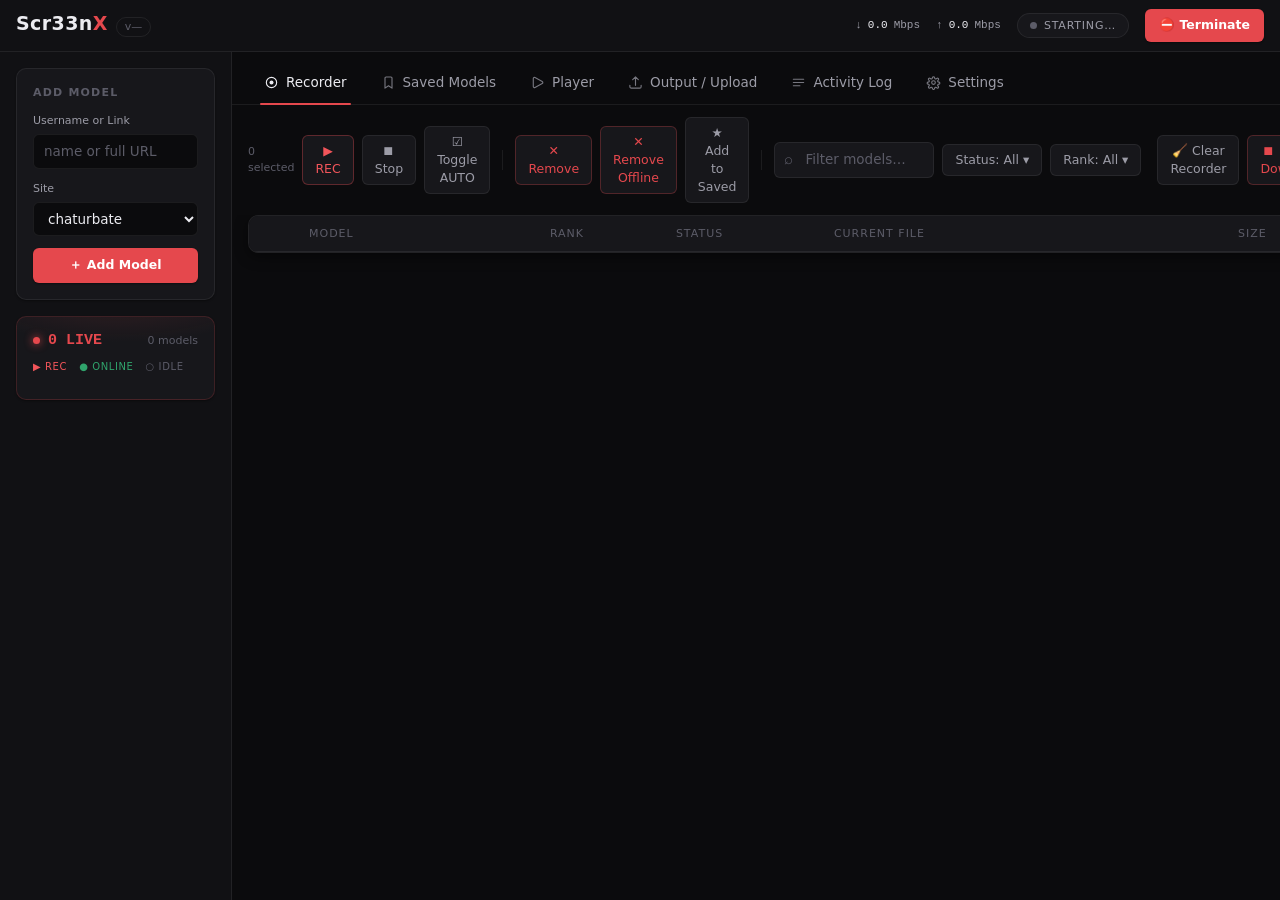
<file: src/webui/index.html>
<!DOCTYPE html>
<html lang="en">
<head>
<meta charset="utf-8">
<title>Scr33nX</title>
<link rel="stylesheet" href="tokens.css">
<link rel="stylesheet" href="app.css">
</head>
<body>
<div class="app">

  <header class="header">
    <div class="brand">
      <span class="mark">Scr33n<em>X</em></span>
      <span class="ver" id="ver">v—</span>
    </div>
    <button class="update-pill" id="update-pill" hidden>● Update available</button>
    <span class="lowdisk-pill" id="lowdisk-pill" hidden>⛔ LOW DISK — recording blocked</span>
    <div class="spacer"></div>
    <div class="meter">↓ <b id="m-down">0.0</b> Mbps</div>
    <div class="meter">↑ <b id="m-up">0.0</b> Mbps</div>
    <div class="status-pill"><span class="dot" id="hdr-dot"></span><span id="hdr-status">STARTING…</span></div>
    <button class="btn-terminate" id="btn-term">⛔ Terminate</button>
  </header>

  <div class="body">

    <aside class="sidebar">
      <div class="card">
        <h3>Add Model</h3>
        <div class="field"><label>Username or Link</label>
          <input id="add-name" placeholder="name or full URL" spellcheck="false"></div>
        <div class="field"><label>Site</label>
          <select id="add-site">
            <option>chaturbate</option><option>stripchat</option>
            <option>camsoda</option><option>myfreecams</option>
          </select></div>
        <button class="btn-primary" id="btn-add">＋ Add Model</button>
      </div>

      <div class="card dash">
        <div class="live-head">
          <span class="n"><span class="dot"></span><span id="dash-live">0 LIVE</span></span>
          <small id="dash-total">0 models</small>
        </div>
        <div class="dash-legend"><span class="rec">▶ REC</span><span class="on">● ONLINE</span><span class="off">○ IDLE</span></div>
        <div id="dash-rows"></div>
      </div>
    </aside>

    <main class="main">

      <nav class="tabs">
        <button class="tab active" data-tab="recorder">
          <svg viewBox="0 0 24 24" fill="none" stroke="currentColor" stroke-width="1.8"><circle cx="12" cy="12" r="8.25"/><circle cx="12" cy="12" r="3.2" fill="currentColor" stroke="none"/></svg>
          Recorder</button>
        <button class="tab" data-tab="saved">
          <svg viewBox="0 0 24 24" fill="none" stroke="currentColor" stroke-width="1.8" stroke-linecap="round" stroke-linejoin="round"><path d="M17.6 21 12 17.25 6.4 21V4.9c0-.91.74-1.65 1.65-1.65h7.9c.91 0 1.65.74 1.65 1.65V21Z"/></svg>
          Saved Models</button>
        <button class="tab" data-tab="player">
          <svg viewBox="0 0 24 24" fill="none" stroke="currentColor" stroke-width="1.8" stroke-linecap="round" stroke-linejoin="round"><path d="M5.25 5.65c0-1.42 1.53-2.33 2.78-1.64l11.54 6.35c1.3.71 1.3 2.57 0 3.28L8.03 19.99c-1.25.69-2.78-.22-2.78-1.64V5.65Z"/></svg>
          Player</button>
        <button class="tab" data-tab="output">
          <svg viewBox="0 0 24 24" fill="none" stroke="currentColor" stroke-width="1.8" stroke-linecap="round" stroke-linejoin="round"><path d="M3 16.5v2.25A2.25 2.25 0 0 0 5.25 21h13.5A2.25 2.25 0 0 0 21 18.75V16.5m-13.5-9L12 3m0 0 4.5 4.5M12 3v13.5"/></svg>
          Output / Upload</button>
        <button class="tab" data-tab="log">
          <svg viewBox="0 0 24 24" fill="none" stroke="currentColor" stroke-width="1.8" stroke-linecap="round" stroke-linejoin="round"><path d="M3.75 6.75h16.5M3.75 12h16.5M3.75 17.25h10.5"/></svg>
          Activity Log</button>
        <button class="tab" data-tab="settings">
          <svg viewBox="0 0 24 24" fill="none" stroke="currentColor" stroke-width="1.8" stroke-linecap="round" stroke-linejoin="round"><path d="M10.34 4.2a1.7 1.7 0 0 1 3.32 0l.22.94c.13.55.58.96 1.12 1.11.55.16 1.14.05 1.56-.31l.73-.62a1.7 1.7 0 0 1 2.39 2.39l-.62.73c-.36.42-.47 1.01-.31 1.56.15.54.56.99 1.11 1.12l.94.22a1.7 1.7 0 0 1 0 3.32l-.94.22c-.55.13-.96.58-1.11 1.12-.16.55-.05 1.14.31 1.56l.62.73a1.7 1.7 0 0 1-2.39 2.39l-.73-.62c-.42-.36-1.01-.47-1.56-.31-.54.15-.99.56-1.12 1.11l-.22.94a1.7 1.7 0 0 1-3.32 0l-.22-.94a1.66 1.66 0 0 0-1.12-1.11 1.66 1.66 0 0 0-1.56.31l-.73.62a1.7 1.7 0 0 1-2.39-2.39l.62-.73c.36-.42.47-1.01.31-1.56a1.66 1.66 0 0 0-1.11-1.12l-.94-.22a1.7 1.7 0 0 1 0-3.32l.94-.22c.55-.13.96-.58 1.11-1.12.16-.55.05-1.14-.31-1.56l-.62-.73a1.7 1.7 0 0 1 2.39-2.39l.73.62c.42.36 1.01.47 1.56.31.54-.15.99-.56 1.12-1.11l.22-.94Z"/><circle cx="12" cy="12" r="2.9"/></svg>
          Settings</button>
      </nav>

      <!-- ═══ RECORDER ═══ -->
      <section class="panel active" data-panel="recorder">
        <div class="toolbar">
          <span class="sel" id="rec-sel">0 selected</span>
          <button class="btn rec" id="b-rec">▶ REC</button>
          <button class="btn" id="b-stop">⏹ Stop</button>
          <button class="btn" id="b-auto">☑ Toggle AUTO</button>
          <span class="vsep"></span>
          <button class="btn danger" id="b-remove">✕ Remove</button>
          <button class="btn danger" id="b-remoff">✕ Remove Offline</button>
          <button class="btn" id="b-addsaved">★ Add to Saved</button>
          <span class="vsep"></span>
          <div class="search"><input id="rec-filter" placeholder="Filter models…" spellcheck="false"></div>
          <div class="msf" id="rec-msf" data-tab="rec">
            <button class="btn msf-btn">Status: All ▾</button>
            <div class="msf-menu" hidden>
              <label data-v="recording"><span class="cb"></span>Recording</label>
              <label data-v="online"><span class="cb"></span>Online</label>
              <label data-v="offline"><span class="cb"></span>Offline</label>
              <label data-v="private"><span class="cb"></span>Private</label>
              <label data-v="checking"><span class="cb"></span>Checking</label>
              <label data-v="error"><span class="cb"></span>Error</label>
              <hr><label data-v="__clear"><span style="width:16px"></span>Clear filter</label>
            </div>
          </div>
          <div class="msf" id="rec-rankf" data-tab="rec">
            <button class="btn msf-btn">Rank: All ▾</button>
            <div class="msf-menu" hidden>
              <label data-v="5"><span class="cb"></span>★★★★★</label>
              <label data-v="4"><span class="cb"></span>★★★★ &amp; up</label>
              <label data-v="3"><span class="cb"></span>★★★ &amp; up</label>
              <label data-v="2"><span class="cb"></span>★★ &amp; up</label>
              <label data-v="1"><span class="cb"></span>★ &amp; up (any rank)</label>
              <label data-v="-1"><span class="cb"></span>Unranked only</label>
              <hr><label data-v="__clear"><span style="width:16px"></span>Clear filter</label>
            </div>
          </div>
          <div class="spacer"></div>
          <button class="btn" id="b-clear">🧹 Clear Recorder</button>
          <button class="btn danger" id="b-stopall">⏹ Stop All Downloads</button>
          <button class="btn go" id="btn-monitor">▶ Start Monitor</button>
        </div>
        <div class="grid-wrap" id="rec-wrap">
          <div class="grid">
            <div class="gr gr-head" id="rec-head">
              <span></span>
              <span class="sortable" data-col="name">Model <i></i></span>
              <span class="sortable" data-col="rank">Rank <i></i></span>
              <span class="sortable" data-col="status">Status <i></i></span>
              <span>Current file</span>
              <span class="sortable" data-col="size" style="text-align:right">Size <i></i></span>
              <span class="sortable" data-col="auto" style="text-align:center">Auto <i></i></span>
              <span class="sortable" data-col="saved" style="text-align:center">Saved <i></i></span>
            </div>
            <div id="rows"></div>
          </div>
        </div>
      </section>

      <!-- ═══ SAVED MODELS ═══ -->
      <section class="panel" data-panel="saved">
        <div class="toolbar">
          <span class="sel">Saved Models · view-only status watchlist</span>
          <span class="count-pill" id="saved-count">0 model(s)</span>
          <span class="vsep"></span>
          <div class="search"><input id="saved-filter" placeholder="Filter models…" spellcheck="false"></div>
          <div class="msf" id="saved-msf" data-tab="saved">
            <button class="btn msf-btn">Status: All ▾</button>
            <div class="msf-menu" hidden>
              <label data-v="recording"><span class="cb"></span>Recording</label>
              <label data-v="online"><span class="cb"></span>Online</label>
              <label data-v="offline"><span class="cb"></span>Offline</label>
              <label data-v="private"><span class="cb"></span>Private</label>
              <label data-v="checking"><span class="cb"></span>Checking</label>
              <hr><label data-v="__hidexrec" title="Hide models whose linked identity is already recording on another site">
                <span class="cb"></span>Hide cross-site recording</label>
              <hr><label data-v="__clear"><span style="width:16px"></span>Clear filter</label>
            </div>
          </div>
          <div class="msf" id="saved-rankf" data-tab="saved">
            <button class="btn msf-btn">Rank: All ▾</button>
            <div class="msf-menu" hidden>
              <label data-v="5"><span class="cb"></span>★★★★★</label>
              <label data-v="4"><span class="cb"></span>★★★★ &amp; up</label>
              <label data-v="3"><span class="cb"></span>★★★ &amp; up</label>
              <label data-v="2"><span class="cb"></span>★★ &amp; up</label>
              <label data-v="1"><span class="cb"></span>★ &amp; up (any rank)</label>
              <label data-v="-1"><span class="cb"></span>Unranked only</label>
              <hr><label data-v="__clear"><span style="width:16px"></span>Clear filter</label>
            </div>
          </div>
          <div class="spacer"></div>
          <button class="btn" id="b-links">🔗 Links</button>
          <button class="btn" id="b-export">📤 Export</button>
          <button class="btn" id="b-import">📥 Import</button>
          <button class="btn" id="b-savedadd">＋ Add Model to Saved</button>
          <button class="btn go" id="btn-scanner">▶ Start Scanner</button>
        </div>
        <div class="grid-wrap" id="saved-wrap">
          <div class="grid">
            <div class="gr gr-s gr-head" id="saved-head">
              <span></span>
              <span class="sortable" data-col="name">Model <i></i></span>
              <span class="sortable" data-col="rank">Rank <i></i></span>
              <span class="sortable" data-col="status">Status <i></i></span>
              <span>Current file</span>
              <span class="sortable" data-col="size" style="text-align:right">Size <i></i></span>
            </div>
            <div id="saved-viewport"></div>
          </div>
        </div>
      </section>

      <!-- ═══ PLAYER ═══ -->
      <section class="panel" data-panel="player">
        <div class="toolbar">
          <span class="sel" id="player-count">0 / 9 tiles</span>
          <span class="vsep"></span>
          <div class="player-toggle-group" id="player-layout">
            <button class="btn mini active" data-layout="grid">▦ Grid</button>
            <button class="btn mini" data-layout="theater">▶ Theater</button>
          </div>
          <div class="player-toggle-group" id="player-strip-pos" hidden>
            <button class="btn mini" data-stripe="bottom">⬓ Strip: Bottom</button>
            <button class="btn mini" data-stripe="side">▥ Strip: Side</button>
          </div>
          <div class="spacer"></div>
          <div class="msf" id="player-msf" title="Filters the '+ Add Tile' picker — doesn't affect tiles already open.">
            <button class="btn msf-btn">Status: All ▾</button>
            <div class="msf-menu" hidden>
              <label data-v="recording"><span class="cb"></span>Recording</label>
              <label data-v="online"><span class="cb"></span>Online</label>
              <label data-v="offline"><span class="cb"></span>Offline</label>
              <label data-v="private"><span class="cb"></span>Private</label>
              <label data-v="checking"><span class="cb"></span>Checking</label>
              <label data-v="error"><span class="cb"></span>Error</label>
              <hr><label data-v="__clear"><span style="width:16px"></span>Clear filter</label>
            </div>
          </div>
          <div class="msf" id="player-rankf" title="Filters the '+ Add Tile' picker — doesn't affect tiles already open.">
            <button class="btn msf-btn">Rank: All ▾</button>
            <div class="msf-menu" hidden>
              <label data-v="5"><span class="cb"></span>★★★★★</label>
              <label data-v="4"><span class="cb"></span>★★★★ &amp; up</label>
              <label data-v="3"><span class="cb"></span>★★★ &amp; up</label>
              <label data-v="2"><span class="cb"></span>★★ &amp; up</label>
              <label data-v="1"><span class="cb"></span>★ &amp; up (any rank)</label>
              <label data-v="-1"><span class="cb"></span>Unranked only</label>
              <hr><label data-v="__clear"><span style="width:16px"></span>Clear filter</label>
            </div>
          </div>
          <button class="btn" id="player-fill" title="Fill the Player with your highest-ranked models that are online right now (up to the tile cap).">★ Fill Top Ranked</button>
          <button class="btn" id="player-clear">🧹 Clear Player</button>
          <button class="btn" id="player-add">＋ Add Tile</button>
        </div>
        <div class="player-empty" id="player-empty">No tiles open. Click "＋ Add Tile" to pick a model from Recorder or Saved Models.</div>
        <div class="player-stage" id="player-stage" data-layout="grid" data-stripe="bottom" hidden>
          <div class="player-grid" id="player-grid"></div>
          <div class="player-theater" id="player-theater" hidden>
            <div class="theater-active" id="theater-active"></div>
            <div class="theater-strip" id="theater-strip"></div>
          </div>
        </div>
      </section>

      <!-- ═══ OUTPUT / UPLOAD ═══ -->
      <section class="panel scroll" data-panel="output">
        <div class="pipe-top">
          <button class="btn go" id="b-pipe">▶ Start Pipeline</button>
          <span class="st offline" id="pipe-state"><span class="dot"></span>STOPPED</span>
          <div class="spacer"></div>
          <button class="btn" id="b-wizard">🧙 Setup Wizard</button>
          <button class="btn" id="b-reauth">🔑 Re-auth / Switch Account</button>
        </div>
        <div class="stages">
          <span>Stages:</span>
          <label class="check"><span class="cb" id="stage-convert"></span>① Convert .ts → .mp4</label>
          <label class="check"><span class="cb" id="stage-upload"></span>② Upload .mp4 to Telegram</label>
        </div>
        <div class="card" style="margin-bottom: var(--sp-4)">
          <h3>Telegram / Pipeline settings</h3>
          <div class="form-2col">
            <div class="field"><label>API ID</label><input id="p-api-id" spellcheck="false"></div>
            <div class="field"><label>API Hash</label><input id="p-api-hash" spellcheck="false"></div>
            <div class="field"><label>Chat / Group ID</label><input id="p-group" spellcheck="false"></div>
            <div class="field"><label>Topic ID (0 if none)</label><input id="p-topic" spellcheck="false"></div>
            <div class="field"><label>Converted .mp4 folder (empty = output/converted)</label><input id="p-conv" spellcheck="false"></div>
            <div class="field"><label>TDLib session folder (empty = Pipeline/.tdlib)</label><input id="p-sess" spellcheck="false"></div>
          </div>
          <button class="btn" id="b-pipesave">💾 Save Pipeline Settings</button>
        </div>
        <div class="pipe-lines logpane" id="pipe-lines">
          Convert:  idle<br>Upload 1: idle<br>Upload 2: idle
        </div>
        <div class="logpane" id="pipe-log" style="margin-top: var(--sp-3); height: 260px"></div>
      </section>

      <!-- ═══ ACTIVITY LOG ═══ -->
      <section class="panel" data-panel="log">
        <div class="toolbar">
          <span class="sel">Activity Log</span>
          <div class="spacer"></div>
          <button class="btn" id="btn-clearlog">Clear</button>
        </div>
        <div class="grid-wrap">
          <div class="logpane" id="logpane"></div>
        </div>
      </section>

      <!-- ═══ SETTINGS ═══ -->
      <section class="panel scroll" data-panel="settings">
        <div class="cards">
          <div class="card">
            <h3>Recording</h3>
            <div class="field"><label>Output Folder</label>
              <div class="hrow"><input id="s-output" style="flex:1" spellcheck="false"><button class="btn" id="s-pick">📁</button></div>
            </div>
            <div class="form-2col">
              <div class="field"><label>Max File Size (MB, empty = unlimited)</label><input id="s-maxsize"></div>
              <div class="field"><label>Check Interval (sec)</label><input id="s-interval"></div>
            </div>
            <div class="field"><label>Max Quality (all models)</label>
              <select id="s-quality"></select>
            </div>
          </div>
          <div class="card">
            <h3>Behavior</h3>
            <label class="toggle-row"><span class="switch" id="s-tray"></span>⤵️ Minimize to SysTray</label>
            <label class="toggle-row"><span class="switch" id="s-down"></span>⬇️ Auto-Downgrade Quality</label>
            <label class="toggle-row"><span class="switch" id="s-disk"></span>⛔ Stop All on Low Disk Space</label>
            <div class="form-2col" id="disk-thresholds" style="margin:-4px 0 8px">
              <div class="field"><label>Stop below (GB free)</label><input id="s-disk-stop"></div>
              <div class="field"><label>Resume at (GB free)</label><input id="s-disk-resume"></div>
            </div>
            <label class="toggle-row"><span class="switch" id="s-pw"></span>🎭 Stripchat Browser Fallback</label>
            <label class="toggle-row"><span class="switch" id="s-privacy"></span>🔒 Privacy Mode</label>
          </div>
          <div class="card">
            <h3>🔔 Notifications</h3>
            <label class="toggle-row"><span class="switch" id="s-notif"></span>Enable notifications</label>
            <div class="notif-types" id="notif-types">
              <label class="toggle-row sub"><span class="switch" id="s-n-started"></span>▶️ Recording started</label>
              <label class="toggle-row sub"><span class="switch" id="s-n-stopped"></span>⏹️ Recording stopped</label>
              <label class="toggle-row sub"><span class="switch" id="s-gap"></span>⚠️ Dropped segments</label>
              <label class="toggle-row sub"><span class="switch" id="s-n-down"></span>⬇️ Quality downgraded</label>
              <label class="toggle-row sub"><span class="switch" id="s-n-disk"></span>💽 Low disk space</label>
            </div>
            <div class="field" style="margin-top:12px">
              <label>Toast duration: <b id="dur-val">5</b> s
                <span style="color:var(--text-3)">(Windows may round)</span></label>
              <input type="range" id="s-dur" min="1" max="5" step="1" value="5">
            </div>
            <label class="toggle-row" style="margin-top:8px">
              <span class="switch" id="s-vip-only"></span>🌟 VIP only — notify only for VIP models</label>
            <div class="vip-box">
              <div class="vip-head">VIP List <span class="count-pill" id="vip-count">0</span></div>
              <div class="vip-list" id="vip-list"></div>
              <div class="vip-hint">Right-click a model (Recorder or Saved) → 🌟 Add to VIP List</div>
            </div>
          </div>
          <div class="card">
            <h3>Links &amp; Preview</h3>
            <div class="field"><label>Open links with</label>
              <select id="s-browser"></select>
            </div>
            <div class="form-2col">
              <div class="field"><label>Preview mode</label>
                <select id="s-pmode">
                  <option value="external">External window</option>
                  <option value="embedded">Embedded (in-app)</option>
                </select>
              </div>
              <div class="field"><label>Preview engine (external)</label>
                <select id="s-pengine">
                  <option value="auto">Auto</option>
                  <option value="mpv">mpv</option>
                  <option value="vlc">VLC</option>
                </select>
              </div>
            </div>
            <div class="field"><label>Player path (optional, mpv.exe / vlc.exe)</label>
              <input id="s-ppath" placeholder="auto-detect" spellcheck="false"></div>
            <div class="field"><label>Max Player tiles open at once (1-100)</label>
              <input id="s-player-max" title="Caps how many tiles you can have open in the Player tab. Every open tile streams live (muted) at once, so raising this raises bandwidth/CPU use too — lower it if you're stretched thin."></div>
          </div>
          <div class="card">
            <h3>🔌 Local API</h3>
            <div class="field"><label>API token (optional — empty = no authentication)</label>
              <input id="s-api-token" spellcheck="false" placeholder="empty = any local app may control Scr33nX">
            </div>
            <div class="vip-hint">When set, every call to the local control API (port 5200)
              must send this token in the <b>X-Api-Token</b> header — blocks other local
              apps/webpages from controlling Scr33nX. The browser extension (⚙ API token
              in its popup) and the OpenClaw bot must then be given the same token.
              Applies immediately on Save.</div>
          </div>
          <div class="card">
            <h3>🔍 System Check</h3>
            <div id="syscheck"></div>
            <button class="btn" id="s-recheck" style="margin-top:10px">🔍 Re-check</button>
          </div>
        </div>
        <div class="settings-save">
          <button class="btn-primary" id="s-save">💾 Save Settings</button>
        </div>
      </section>

    </main>
  </div>
</div>

<!-- context menu root -->
<div class="ctx" id="ctx" hidden></div>

<!-- linked identities (aka groups) -->
<div class="modal-backdrop" id="linksdlg" hidden>
  <div class="modal lnk-modal" style="width:540px;max-width:92vw">
    <h3>🔗 Linked identities</h3>
    <p style="color:var(--text-3);font-size:var(--fs-0);margin:4px 0 10px">
      Link the accounts one model has on different sites — her rank stays the
      same everywhere, and the extension warns when she's already being
      recorded under another account.</p>
    <div class="search" style="margin-bottom:8px">
      <input id="links-filter" placeholder="Filter models…" spellcheck="false">
    </div>
    <div class="lnk-scroll">
      <div id="links-groups"></div>
      <div id="links-suggests"></div>
    </div>
    <div class="lnk-manual">
      <span class="combo-wrap"><input id="links-a" placeholder="type to search…"
        autocomplete="off" spellcheck="false"></span>
      <span class="lnk-eq">=</span>
      <span class="combo-wrap"><input id="links-b" placeholder="type to search…"
        autocomplete="off" spellcheck="false"></span>
      <button class="btn" id="links-add">Link</button>
    </div>
    <div class="modal-btns" style="margin-top:12px">
      <button class="btn-primary" id="links-close">Close</button>
    </div>
  </div>
</div>

<!-- per-model link editor (right-click → Edit Links…) -->
<div class="modal-backdrop" id="lnkedit" hidden>
  <div class="modal" style="width:430px;max-width:92vw">
    <h3 id="lnkedit-title">🔗 Edit links</h3>
    <p style="color:var(--text-3);font-size:var(--fs-0);margin:4px 0 12px">
      One person — her account on each site. Type to search your models;
      an unknown name is added to Saved Models and linked in one step.
      Clear a field to unlink that account.</p>
    <div id="lnkedit-rows"></div>
    <div class="modal-btns" style="margin-top:14px">
      <button class="btn" id="lnkedit-cancel">Cancel</button>
      <button class="btn-primary" id="lnkedit-save">Save</button>
    </div>
  </div>
</div>

<!-- generic confirm/info modal -->
<div class="modal-backdrop" id="modal" hidden>
  <div class="modal">
    <h3 id="modal-title"></h3>
    <p id="modal-text"></p>
    <div class="modal-btns">
      <button class="btn" id="modal-cancel">Cancel</button>
      <button class="btn-primary" id="modal-ok">OK</button>
    </div>
  </div>
</div>

<!-- text prompt modal (saved-add, Telegram login code, …) -->
<div class="modal-backdrop" id="prompt" hidden>
  <div class="modal">
    <h3 id="prompt-title"></h3>
    <p id="prompt-text"></p>
    <input id="prompt-input" style="width:100%" spellcheck="false">
    <div class="modal-btns" style="margin-top: var(--sp-4)">
      <button class="btn" id="prompt-cancel">Cancel</button>
      <button class="btn-primary" id="prompt-ok">OK</button>
    </div>
  </div>
</div>

<!-- add model to saved (name/URL + site) -->
<div class="modal-backdrop" id="addsaved" hidden>
  <div class="modal">
    <h3>Add Model to Saved</h3>
    <p>Enter a username, or paste a full model URL (the site is detected from a URL).</p>
    <input id="addsaved-input" style="width:100%" spellcheck="false" placeholder="name or full URL">
    <div class="field" style="margin-top:12px">
      <label>Site (used when you enter a username only)</label>
      <select id="addsaved-site">
        <option>chaturbate</option><option>stripchat</option>
        <option>camsoda</option><option>myfreecams</option>
      </select>
    </div>
    <div class="modal-btns" style="margin-top:16px">
      <button class="btn" id="addsaved-cancel">Cancel</button>
      <button class="btn-primary" id="addsaved-ok">Add</button>
    </div>
  </div>
</div>

<!-- browser picker -->
<div class="modal-backdrop" id="bpick" hidden>
  <div class="modal">
    <h3>Open in which browser?</h3>
    <div id="bpick-list"></div>
    <label class="toggle-row" style="margin-top: var(--sp-3)">
      <span class="cb" id="bpick-remember"></span>Remember my choice (change later in Settings)
    </label>
    <div class="modal-btns">
      <button class="btn" id="bpick-cancel">Cancel</button>
      <button class="btn-primary" id="bpick-ok">Open</button>
    </div>
  </div>
</div>

<!-- add player tile -->
<div class="modal-backdrop" id="playerpick" hidden>
  <div class="modal">
    <h3>Add Player Tile</h3>
    <p>Pick a tracked model to open as a tile. Click a row to add it.</p>
    <input id="playerpick-filter" style="width:100%" spellcheck="false" placeholder="Filter models…">
    <div id="playerpick-list" class="playerpick-list"></div>
    <div class="modal-btns" style="margin-top:16px">
      <button class="btn" id="playerpick-cancel">Cancel</button>
    </div>
  </div>
</div>

<!-- setup wizard -->
<div class="modal-backdrop" id="wizard" hidden>
  <div class="modal" style="min-width:480px">
    <h3 id="wiz-title">Setup Wizard</h3>
    <p class="wiz-step" id="wiz-stepnum"></p>
    <div id="wiz-body"></div>
    <div class="modal-btns">
      <button class="btn" id="wiz-cancel">Cancel</button>
      <button class="btn" id="wiz-back">← Back</button>
      <button class="btn-primary" id="wiz-next">Next →</button>
    </div>
  </div>
</div>

<!-- embedded preview player -->
<div class="modal-backdrop" id="player" hidden>
  <div class="player-box">
    <div class="player-head">
      <span id="player-title">Preview</span>
      <span class="stars" id="player-stars" data-stars="" data-rank="0"></span>
      <div class="spacer"></div>
      <button class="btn rec" id="player-rec">▶ REC</button>
      <button class="btn" id="player-stop">⏹ Stop</button>
      <span class="st" id="player-status" hidden><span class="dot"></span><span class="st-txt"></span></span>
      <button class="btn" id="player-close">✕ Close</button>
    </div>
    <video id="player-video" controls autoplay></video>
  </div>
</div>

<!-- privacy cover -->
<div class="privacy" id="privacy" hidden>
  <canvas id="stars"></canvas>
  <div class="privacy-exit" id="privacy-exit" hidden>
    <h3>Exit privacy mode?</h3>
    <div class="modal-btns" style="justify-content:center">
      <button class="btn" id="privacy-stay">Stay</button>
      <button class="btn-primary" id="privacy-leave">Exit</button>
    </div>
  </div>
</div>

<div class="toast" id="toast" hidden></div>

<script src="vendor/hls.min.js"></script>
<script src="app.js"></script>
</body>
</html>
</file>
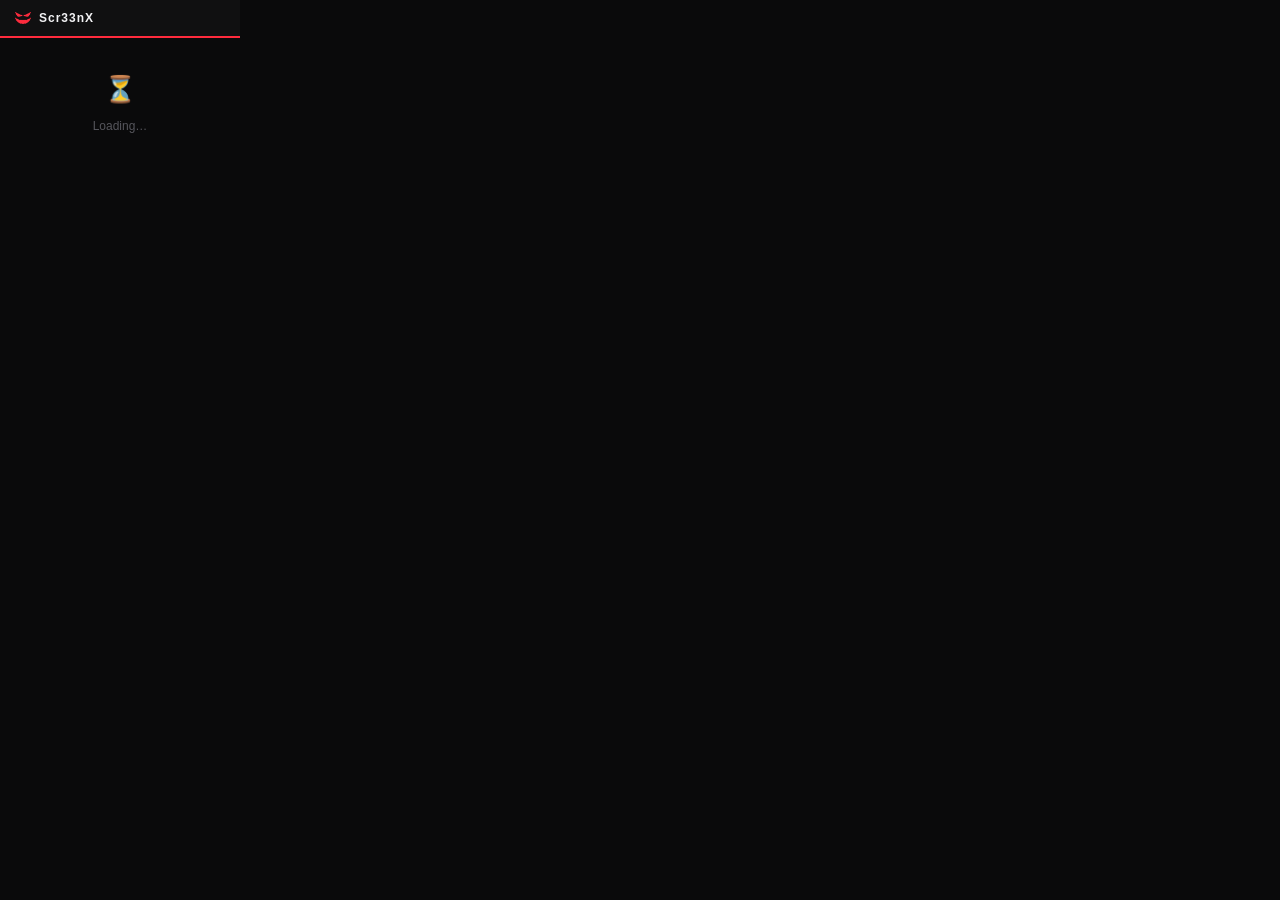
<file: extension/Chromium/popup.html>
<!DOCTYPE html>
<html>
<head>
  <meta charset="utf-8">
  <title>Scr33nX</title>
  <style>
    * { box-sizing: border-box; margin: 0; padding: 0; }

    body {
      width: 240px;
      background: #0a0a0b;
      color: #f2f2f4;
      font-family: 'Segoe UI', Arial, sans-serif;
      font-size: 13px;
    }

    .header {
      background: #101011;
      padding: 9px 14px;
      border-bottom: 2px solid #ff2b3d;
      display: flex;
      align-items: center;
      gap: 7px;
    }
    .header .dot  { color: #ff2b3d; font-size: 15px; line-height: 1; }
    .header .title { font-weight: 700; font-size: 12px; letter-spacing: 1px; color: #f2f2f4; }

    .body { padding: 13px 14px 14px; }

    .model-name {
      font-size: 15px;
      font-weight: 700;
      color: #fff;
      white-space: nowrap;
      overflow: hidden;
      text-overflow: ellipsis;
      margin-bottom: 2px;
    }
    .site-label {
      font-size: 10px;
      color: #56565c;
      text-transform: uppercase;
      letter-spacing: 1px;
      margin-bottom: 11px;
    }

    .status-badge {
      display: inline-block;
      font-size: 11px;
      padding: 2px 8px;
      border-radius: 3px;
      background: #17171a;
      margin-bottom: 11px;
    }
    .status-badge.recording { color: #ff2b3d; }
    .status-badge.online    { color: #3ecf8e; }
    .status-badge.offline   { color: #56565c; }
    .status-badge.checking  { color: #ffc14d; }

    .rank-row {
      display: flex;
      gap: 4px;
      margin-bottom: 11px;
      user-select: none;
    }
    .rank-row .star {
      font-size: 19px;
      line-height: 1;
      color: #3a3a3e;
      cursor: pointer;
      transition: color 0.1s, transform 0.1s;
    }
    .rank-row .star.on { color: #ffc14d; }
    .rank-row .star:hover { transform: scale(1.18); }
    .rank-row.disabled .star { cursor: default; opacity: 0.38; }
    .rank-row.disabled .star:hover { transform: none; }

    .btn {
      display: block;
      width: 100%;
      padding: 7px 10px;
      margin-bottom: 6px;
      border: none;
      border-radius: 4px;
      cursor: pointer;
      font-family: inherit;
      font-size: 12px;
      font-weight: 600;
      text-align: center;
      transition: opacity 0.12s;
    }
    .btn:last-of-type { margin-bottom: 0; }
    .btn:hover:not(:disabled) { opacity: 0.82; }
    .btn:disabled { opacity: 0.38; cursor: default; }
    .btn-rec   { background: #3ecf8e; color: #0a0a0b; }
    .btn-saved { background: #ff2b3d; color: #0a0a0b; }
    .btn-start { background: #3ecf8e; color: #0a0a0b; }
    .btn-stop  { background: #ff2b3d; color: #fff; }
    .btn-ghost { background: #17171a; color: #8a8a90; cursor: default; }
    .btn-remove {
      background: transparent;
      color: #56565c;
      border: 1px solid #272729;
      font-size: 11px;
      padding: 5px 10px;
      margin-top: 2px;
    }
    .btn-remove:hover:not(:disabled) {
      color: #ff2b3d;
      border-color: #ff2b3d;
      opacity: 1;
    }

    .auto-row {
      display: flex;
      align-items: center;
      gap: 7px;
      padding: 6px 2px;
      margin-bottom: 6px;
      font-size: 12px;
      color: #8a8a90;
      cursor: pointer;
      user-select: none;
    }
    .auto-row:hover { color: #f2f2f4; }
    .auto-row input { accent-color: #ff2b3d; cursor: pointer; }
    .auto-row input:disabled { cursor: default; }

    .msg {
      text-align: center;
      padding: 18px 0 14px;
      color: #56565c;
      font-size: 12px;
      line-height: 1.6;
    }
    .msg .icon { font-size: 26px; display: block; margin-bottom: 6px; }

    .feedback {
      font-size: 11px;
      text-align: center;
      padding: 5px 8px;
      border-radius: 3px;
      margin-top: 7px;
    }
    .feedback.ok  { background: #10241a; color: #3ecf8e; }
    .feedback.err { background: #2a0c0f; color: #ff2b3d; }

    /* linked identities (aka) */
    .banner-warn {
      font-size: 11px;
      background: #2a1c07;
      color: #ffa726;
      border-radius: 3px;
      padding: 5px 8px;
      margin-bottom: 9px;
      text-align: center;
    }
    /* inline "record anyway?" confirm (replaces the Start button) */
    .confirm-txt {
      font-size: 11px;
      background: #2a1c07;
      color: #ffa726;
      border-radius: 3px;
      padding: 6px 8px;
      margin-bottom: 7px;
      line-height: 1.5;
      text-align: center;
    }
    .confirm-txt b { color: #f2f2f4; }
    .btn-cancel { background: #17171a; color: #8a8a90; }
    .aka-row {
      font-size: 11px;
      color: #8a8a90;
      line-height: 1.6;
      margin: -4px 0 9px;
    }
    .aka-row b { color: #f2f2f4; font-weight: 600; }
    .aka-st { text-transform: uppercase; font-size: 9px; letter-spacing: .5px; }
    .aka-st.recording { color: #ff2b3d; }
    .aka-st.online    { color: #3ecf8e; }
    .aka-st.offline, .aka-st.none { color: #56565c; }
    .aka-st.checking  { color: #ffc14d; }
  </style>
</head>
<body>
  <div class="header">
    <img class="dot" src="icons/devil32.png" width="18" height="18" alt="">

    <span class="title">Scr33nX</span>
  </div>
  <div class="body" id="root">
    <div class="msg"><span class="icon">⏳</span>Loading…</div>
  </div>
  <script src="popup.js"></script>
</body>
</html>
</file>
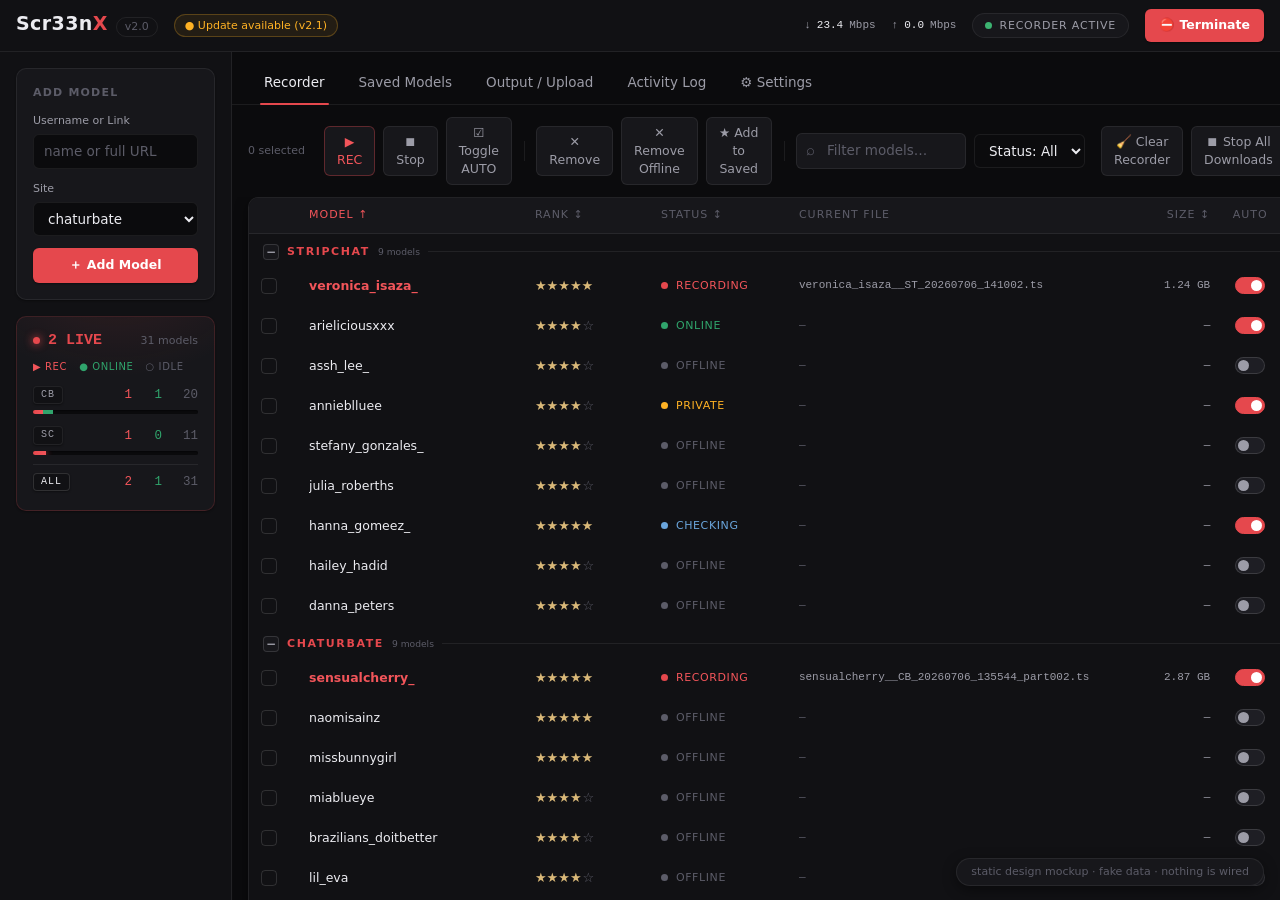
<file: src/webui/mockup.html>
<!DOCTYPE html>
<html lang="en">
<head>
<meta charset="utf-8">
<title>Scr33nX — redesign mockup (static, fake data)</title>
<link rel="stylesheet" href="tokens.css">
<style>
  /* ══ base ══════════════════════════════════════════════════════════ */
  * { margin: 0; padding: 0; box-sizing: border-box; }
  html, body { height: 100%; }
  body {
    background: var(--bg-0);
    color: var(--text-1);
    font: var(--fs-2)/1.45 var(--font-ui);
    -webkit-font-smoothing: antialiased;
    overflow: hidden;
    user-select: none;
  }
  ::-webkit-scrollbar { width: 10px; height: 10px; }
  ::-webkit-scrollbar-thumb { background: var(--bg-3); border-radius: var(--r-full); border: 2px solid var(--bg-0); }
  ::-webkit-scrollbar-thumb:hover { background: var(--line-strong); }
  ::-webkit-scrollbar-track { background: transparent; }

  button { font: inherit; color: inherit; background: none; border: none; cursor: pointer; }
  input, select {
    font: inherit; color: var(--text-1);
    background: var(--bg-0); border: 1px solid var(--line);
    border-radius: var(--r-sm); padding: 7px 10px; outline: none;
    transition: border-color var(--t-fast) var(--ease), box-shadow var(--t-fast) var(--ease);
  }
  input:focus, select:focus { border-color: var(--red-line); box-shadow: 0 0 0 3px var(--red-subtle); }
  input::placeholder { color: var(--text-3); }

  .app { display: grid; grid-template-rows: 52px 1fr; height: 100vh; }

  /* ══ header ════════════════════════════════════════════════════════ */
  .header {
    display: flex; align-items: center; gap: var(--sp-4);
    padding: 0 var(--sp-4);
    background: var(--bg-1);
    border-bottom: 1px solid var(--line);
  }
  .brand { display: flex; align-items: baseline; gap: 8px; }
  .brand .mark {
    font: 600 var(--fs-4)/1 var(--font-display);
    letter-spacing: 0.4px;
  }
  .brand .mark em { font-style: normal; color: var(--red); }
  .brand .ver {
    font-size: var(--fs-0); color: var(--text-3);
    border: 1px solid var(--line); border-radius: var(--r-full);
    padding: 1px 8px;
  }
  .update-pill {
    font-size: var(--fs-0); color: var(--warn);
    background: rgba(255, 178, 36, 0.08);
    border: 1px solid rgba(255, 178, 36, 0.25);
    border-radius: var(--r-full); padding: 3px 10px;
    transition: background var(--t-fast) var(--ease);
  }
  .update-pill:hover { background: rgba(255, 178, 36, 0.16); }
  .header .spacer { flex: 1; }
  .meter {
    font-family: var(--font-mono); font-size: var(--fs-0);
    color: var(--text-2); display: flex; align-items: center; gap: 6px;
  }
  .meter b { color: var(--text-1); font-weight: 500; }
  .status-pill {
    display: flex; align-items: center; gap: 7px;
    font-size: var(--fs-0); letter-spacing: 0.8px; color: var(--text-2);
    border: 1px solid var(--line); border-radius: var(--r-full);
    padding: 4px 12px; background: var(--bg-2);
  }
  .dot { width: 7px; height: 7px; border-radius: 50%; background: var(--text-3); flex: none; }
  .btn-terminate {
    display: flex; align-items: center; gap: 7px;
    font-size: var(--fs-1); font-weight: 600; color: #fff;
    background: var(--red); border-radius: var(--r-sm);
    padding: 7px 14px; box-shadow: var(--shadow-sm);
    transition: background var(--t-fast) var(--ease), box-shadow var(--t-med) var(--ease);
  }
  .btn-terminate:hover { background: var(--red-bright); box-shadow: var(--shadow-sm), var(--glow-red); }

  /* ══ layout ════════════════════════════════════════════════════════ */
  .body { display: grid; grid-template-columns: 232px 1fr; min-height: 0; }

  /* ── sidebar ── */
  .sidebar {
    background: var(--bg-1); border-right: 1px solid var(--line);
    padding: var(--sp-4); display: flex; flex-direction: column; gap: var(--sp-4);
    overflow-y: auto;
  }
  .card {
    background: var(--bg-2); border: 1px solid var(--line);
    border-radius: var(--r-md); padding: var(--sp-4);
    box-shadow: var(--shadow-sm);
  }
  .card h3 {
    font-size: var(--fs-0); font-weight: 600; letter-spacing: 1.2px;
    color: var(--text-3); text-transform: uppercase; margin-bottom: var(--sp-3);
  }
  .field { display: flex; flex-direction: column; gap: 5px; margin-bottom: var(--sp-3); }
  .field label { font-size: var(--fs-0); color: var(--text-2); }
  .field input, .field select { width: 100%; }
  .btn-primary {
    width: 100%; padding: 8px 0; border-radius: var(--r-sm);
    background: var(--red); color: #fff; font-weight: 600; font-size: var(--fs-1);
    box-shadow: var(--shadow-sm);
    transition: background var(--t-fast) var(--ease), box-shadow var(--t-med) var(--ease), transform var(--t-fast) var(--ease);
  }
  .btn-primary:hover { background: var(--red-bright); box-shadow: var(--shadow-sm), var(--glow-red); }
  .btn-primary:active { transform: translateY(1px); }

  .live-head { display: flex; align-items: baseline; justify-content: space-between; margin-bottom: var(--sp-3); }
  .live-head .n {
    display: flex; align-items: center; gap: 8px;
    font: 600 var(--fs-3)/1 var(--font-mono); color: var(--red);
  }
  .live-head .n .dot { background: var(--red); box-shadow: 0 0 8px var(--red); }
  .live-head small { color: var(--text-3); font-size: var(--fs-0); }
  /* dashboard card: soft red glow from the top edge for depth */
  .card.dash {
    background: radial-gradient(130% 90% at 50% -25%, rgba(229, 72, 77, 0.12), transparent 62%), var(--bg-2);
    border-color: rgba(229, 72, 77, 0.18);
  }
  .dash-legend { display: flex; gap: 12px; font-size: 10px; letter-spacing: 0.6px;
                 margin-bottom: var(--sp-2); }
  .dash-legend .rec { color: var(--red-bright); }
  .dash-legend .on  { color: var(--ok); }
  .dash-legend .off { color: var(--text-3); }
  .dash-row { display: grid; grid-template-columns: 1fr 30px 30px 36px; align-items: center;
              font-family: var(--font-mono); font-size: var(--fs-1); padding: 3px 0; }
  .dash-row .chip { justify-self: start; font-size: 10px; letter-spacing: 1px; color: var(--text-2);
                    border: 1px solid var(--line); border-radius: 4px; padding: 1px 7px;
                    background: var(--bg-1); box-shadow: var(--shadow-sm); }
  .dash-row .c { text-align: right; }
  .dash-row .c.rec { color: var(--red-bright); }
  .dash-row .c.on  { color: var(--ok); }
  .dash-row .c.off { color: var(--text-3); }
  .bar { height: 4px; border-radius: var(--r-full); background: var(--bg-0); overflow: hidden;
         display: flex; margin: 3px 0 9px; box-shadow: inset 0 1px 2px rgba(0, 0, 0, 0.5); }
  .bar i { display: block; }
  .bar i.rec { background: linear-gradient(90deg, var(--red), var(--red-bright)); box-shadow: 0 0 6px var(--red); }
  .bar i.on  { background: var(--ok); }
  .dash-row.all { border-top: 1px solid var(--line); margin-top: var(--sp-1); padding-top: var(--sp-2); }
  .dash-row.all .chip { color: var(--text-1); border-color: var(--line-strong); }

  /* ── main ── */
  .main { display: grid; grid-template-rows: auto 1fr; min-height: 0; min-width: 0; }

  /* tabs */
  .tabs { display: flex; gap: 2px; padding: var(--sp-3) var(--sp-4) 0; border-bottom: 1px solid var(--line); }
  .tab {
    position: relative; padding: 9px 16px 11px;
    font-size: var(--fs-2); color: var(--text-2);
    border-radius: var(--r-sm) var(--r-sm) 0 0;
    transition: color var(--t-fast) var(--ease), background var(--t-fast) var(--ease);
  }
  .tab:hover { color: var(--text-1); background: var(--bg-hover); }
  .tab.active { color: var(--text-1); }
  .tab::after {
    content: ""; position: absolute; left: 12px; right: 12px; bottom: -1px; height: 2px;
    background: var(--red); border-radius: var(--r-full);
    transform: scaleX(0); transition: transform var(--t-med) var(--ease);
  }
  .tab.active::after { transform: scaleX(1); }

  /* toolbar */
  .toolbar {
    display: flex; align-items: center; gap: var(--sp-2);
    padding: var(--sp-3) var(--sp-4);
  }
  .toolbar .sel { font-size: var(--fs-0); color: var(--text-3); min-width: 68px; }
  .btn {
    display: flex; align-items: center; gap: 6px;
    font-size: var(--fs-1); color: var(--text-2);
    border: 1px solid var(--line); border-radius: var(--r-sm);
    padding: 6px 12px; background: var(--bg-2);
    transition: color var(--t-fast) var(--ease), border-color var(--t-fast) var(--ease),
                background var(--t-fast) var(--ease), box-shadow var(--t-med) var(--ease);
  }
  .btn:hover { color: var(--text-1); border-color: var(--line-strong); background: var(--bg-3); box-shadow: var(--shadow-sm); }
  .btn.rec { color: var(--red-bright); border-color: var(--red-line); }
  .btn.rec:hover { background: var(--red-subtle); box-shadow: var(--shadow-sm), var(--glow-red); }
  .btn.danger:hover { color: var(--red-bright); border-color: var(--red-line); background: var(--red-subtle); }
  .btn.go { color: var(--go-bright); border-color: rgba(47, 158, 99, 0.35); }
  .btn.go:hover { background: var(--go-subtle); }
  .vsep { width: 1px; height: 20px; background: var(--line); margin: 0 var(--sp-1); }
  .toolbar .spacer { flex: 1; }
  .search { position: relative; }
  .search input { width: 170px; padding-left: 30px; background: var(--bg-2); }
  .search::before {
    content: "⌕"; position: absolute; left: 10px; top: 50%; translate: 0 -52%;
    color: var(--text-3); font-size: 15px; pointer-events: none;
  }

  /* ── tab panels ── */
  .panel { display: none; min-height: 0; }
  .panel.active { display: grid; grid-template-rows: auto 1fr; animation: fadein var(--t-slow) var(--ease); }
  .panel.scroll.active { display: block; overflow-y: auto; padding: var(--sp-4); }
  @keyframes fadein { from { opacity: 0; transform: translateY(5px); } }

  .count-pill { font-size: var(--fs-0); color: var(--text-2); border: 1px solid var(--line);
                border-radius: var(--r-full); padding: 2px 10px; }
  .pipe-top { display: flex; align-items: center; gap: var(--sp-2); margin-bottom: var(--sp-4); }
  .panel-title { font: 600 var(--fs-3) var(--font-display); color: var(--text-1); }

  .gr-s { grid-template-columns: 40px minmax(160px, 1.4fr) 118px 130px minmax(220px, 2fr) 92px; }

  .stages { display: flex; align-items: center; gap: var(--sp-4); margin-bottom: var(--sp-4);
            color: var(--text-3); font-size: var(--fs-1); }
  label.check { display: flex; align-items: center; gap: 8px; color: var(--text-2); cursor: pointer;
                transition: color var(--t-fast) var(--ease); }
  label.check:hover { color: var(--text-1); }

  .form-2col { display: grid; grid-template-columns: 1fr 1fr; column-gap: var(--sp-4); }
  .cards { display: grid; grid-template-columns: repeat(auto-fit, minmax(360px, 1fr)); gap: var(--sp-4); }

  .toggle-row { display: flex; align-items: center; gap: 10px; padding: 6px 0;
                font-size: var(--fs-1); color: var(--text-2); cursor: pointer;
                transition: color var(--t-fast) var(--ease); }
  .toggle-row:hover { color: var(--text-1); }

  .sys-row { display: flex; align-items: center; gap: 10px; padding: 5px 0;
             font-size: var(--fs-1); color: var(--text-2); }
  .sys-row .mark-ok { color: var(--go-bright); }
  .sys-row .mark-bad { color: var(--red-bright); }
  .sys-row .path { color: var(--text-3); font-family: var(--font-mono); font-size: var(--fs-0);
                   overflow: hidden; text-overflow: ellipsis; white-space: nowrap; flex: 1; }
  .btn.mini { padding: 2px 10px; font-size: var(--fs-0); }

  .logpane { font-family: var(--font-mono); font-size: var(--fs-0); line-height: 1.9;
             color: var(--text-2); background: var(--bg-0); border: 1px solid var(--line);
             border-radius: var(--r-md); padding: var(--sp-3) var(--sp-4); overflow-y: auto; }
  .logpane .t { color: var(--text-3); }
  .logpane .rec { color: var(--red-bright); }
  .logpane .ok { color: var(--go-bright); }
  .logpane .warn { color: var(--warn); }

  /* ── table ── */
  .grid-wrap { overflow-y: auto; min-height: 0; padding: 0 var(--sp-4) var(--sp-4); }
  .grid {
    background: var(--bg-1); border: 1px solid var(--line);
    border-radius: var(--r-md); overflow: hidden; box-shadow: var(--shadow-md);
  }
  .gr {
    display: grid;
    grid-template-columns: 40px minmax(160px, 1.4fr) 118px 130px minmax(220px, 2fr) 92px 64px 64px;
    align-items: center; column-gap: var(--sp-2);
    padding: 0 var(--sp-3);
  }
  .gr-head {
    position: sticky; top: 0; z-index: 2;
    background: var(--bg-2); border-bottom: 1px solid var(--line);
    height: 36px;
    font-size: var(--fs-0); letter-spacing: 1px; color: var(--text-3); text-transform: uppercase;
  }
  .gr-head span { cursor: pointer; transition: color var(--t-fast) var(--ease); }
  .gr-head span:hover { color: var(--text-1); }
  .gr-head .sorted { color: var(--red-bright); }
  .g-site {
    display: flex; align-items: center; gap: 8px;
    padding: 10px 14px 6px;
    font-size: var(--fs-0); font-weight: 600; letter-spacing: 1.6px; color: var(--red);
  }
  .g-site::after { content: ""; flex: 1; height: 1px; background: var(--line); }
  .g-site .tog {
    width: 16px; height: 16px; border: 1px solid var(--line-strong); border-radius: 4px;
    color: var(--text-2); display: grid; place-items: center; font-size: 12px; line-height: 1;
    background: var(--bg-2); cursor: pointer;
    transition: color var(--t-fast) var(--ease), border-color var(--t-fast) var(--ease);
  }
  .g-site .tog::after { content: "−"; }
  .g-site.closed .tog::after { content: "+"; }
  .g-site .tog:hover { color: var(--red-bright); border-color: var(--red-line); }
  .g-site small { color: var(--text-3); font-weight: 400; letter-spacing: 0; }
  .site-rows.collapsed { display: none; }
  .site-rows:not(.collapsed) { animation: fadein var(--t-med) var(--ease); }

  /* desktop-style drag-rectangle selection */
  .marquee { position: fixed; z-index: 99; pointer-events: none;
             background: var(--red-subtle); border: 1px solid var(--red-line); border-radius: 3px; }

  /* ── context menu ── */
  .ctx {
    position: fixed; z-index: 100; min-width: 250px;
    background: var(--bg-2); border: 1px solid var(--line-strong);
    border-radius: var(--r-md); box-shadow: var(--shadow-lg);
    padding: 6px; animation: fadein var(--t-fast) var(--ease);
  }
  .ctx .mi {
    display: flex; align-items: center; gap: 10px;
    padding: 7px 10px; border-radius: var(--r-sm);
    font-size: var(--fs-1); color: var(--text-2); cursor: pointer;
    transition: background var(--t-fast) var(--ease), color var(--t-fast) var(--ease);
  }
  .ctx .mi:hover { background: var(--bg-hover); color: var(--text-1); }
  .ctx .mi.danger:hover { background: var(--red-subtle); color: var(--red-bright); }
  .ctx .mi .sub { margin-left: auto; color: var(--text-3); }
  .ctx hr { border: none; border-top: 1px solid var(--line); margin: 6px 4px; }
  .row {
    height: 40px; font-size: var(--fs-1); color: var(--text-2);
    border-radius: var(--r-sm);
    transition: background var(--t-fast) var(--ease);
    cursor: default;
  }
  .row:hover { background: var(--bg-hover); }
  .row.selected { background: var(--red-subtle); box-shadow: inset 2px 0 0 var(--red); }
  .row .name { color: var(--text-1); overflow: hidden; text-overflow: ellipsis; white-space: nowrap; }
  .row.recording .name { color: var(--red-bright); font-weight: 600; }

  .cb {
    width: 16px; height: 16px; border: 1px solid var(--line-strong); border-radius: 4px;
    display: grid; place-items: center; color: transparent; font-size: 11px;
    transition: all var(--t-fast) var(--ease); cursor: pointer;
  }
  .cb::after { content: "✓"; }
  .cb:hover { border-color: var(--text-2); }
  .cb.on { background: var(--red); border-color: var(--red); color: #fff; }

  .stars { display: flex; gap: 1px; font-size: 13px; color: var(--text-3); cursor: pointer; }
  .stars b { font-weight: 400; color: var(--gold); }
  .stars span:hover { color: var(--gold); text-shadow: 0 0 6px rgba(217, 184, 120, 0.5); }

  .st { display: flex; align-items: center; gap: 8px; font-size: var(--fs-0); letter-spacing: 0.6px; }
  .st .dot { transition: background var(--t-med) var(--ease); }
  .st.rec       { color: var(--red-bright); } .st.rec .dot { background: var(--red); animation: pulse 1.4s var(--ease) infinite; }
  .st.online    { color: var(--ok); }         .st.online .dot { background: var(--ok); }
  .st.offline   { color: var(--text-3); }     .st.offline .dot { background: var(--text-3); }
  .st.private   { color: var(--warn); }       .st.private .dot { background: var(--warn); }
  .st.checking  { color: var(--info); }       .st.checking .dot { background: var(--info); animation: pulse 1.4s var(--ease) infinite; }
  @keyframes pulse { 50% { opacity: 0.35; box-shadow: 0 0 0 4px var(--red-subtle); } }

  .file { font-family: var(--font-mono); font-size: var(--fs-0); color: var(--text-3);
          overflow: hidden; text-overflow: ellipsis; white-space: nowrap; }
  .row.recording .file { color: var(--text-2); }
  .size { font-family: var(--font-mono); font-size: var(--fs-0); color: var(--text-2); text-align: right; }

  .switch {
    width: 30px; height: 17px; border-radius: var(--r-full);
    background: var(--bg-3); border: 1px solid var(--line-strong);
    position: relative; cursor: pointer; transition: background var(--t-med) var(--ease);
    justify-self: center;
  }
  .switch::after {
    content: ""; position: absolute; top: 2px; left: 2px; width: 11px; height: 11px;
    border-radius: 50%; background: var(--text-2); transition: all var(--t-med) var(--ease);
  }
  .switch.on { background: var(--red); border-color: var(--red); }
  .switch.on::after { left: 15px; background: #fff; }

  .saved-check { justify-self: center; color: var(--go-bright); font-size: 13px; }
  .saved-check.no { color: var(--text-3); opacity: 0.35; }

  /* mockup banner */
  .mock-note {
    position: fixed; bottom: 14px; right: 16px; z-index: 9;
    font-size: var(--fs-0); color: var(--text-3);
    background: var(--bg-2); border: 1px solid var(--line);
    border-radius: var(--r-full); padding: 5px 14px; box-shadow: var(--shadow-md);
  }
</style>
</head>
<body>
<div class="app">

  <header class="header">
    <div class="brand">
      <span class="mark">Scr33n<em>X</em></span>
      <span class="ver">v2.0</span>
    </div>
    <button class="update-pill">● Update available (v2.1)</button>
    <div class="spacer"></div>
    <div class="meter">↓ <b>23.4</b> Mbps</div>
    <div class="meter">↑ <b>0.0</b> Mbps</div>
    <div class="status-pill"><span class="dot" style="background:var(--go-bright)"></span>RECORDER ACTIVE</div>
    <button class="btn-terminate">⛔ Terminate</button>
  </header>

  <div class="body">

    <aside class="sidebar">
      <div class="card">
        <h3>Add Model</h3>
        <div class="field"><label>Username or Link</label><input placeholder="name or full URL"></div>
        <div class="field"><label>Site</label>
          <select><option>chaturbate</option><option>stripchat</option><option>camsoda</option><option>myfreecams</option></select>
        </div>
        <button class="btn-primary">＋ Add Model</button>
      </div>

      <div class="card dash">
        <div class="live-head">
          <span class="n"><span class="dot"></span>2 LIVE</span>
          <small>31 models</small>
        </div>
        <div class="dash-legend"><span class="rec">▶ REC</span><span class="on">● ONLINE</span><span class="off">○ IDLE</span></div>
        <div class="dash-row"><span class="chip">CB</span><span class="c rec">1</span><span class="c on">1</span><span class="c off">20</span></div>
        <div class="bar"><i class="rec" style="width:6%"></i><i class="on" style="width:6%"></i></div>
        <div class="dash-row"><span class="chip">SC</span><span class="c rec">1</span><span class="c on">0</span><span class="c off">11</span></div>
        <div class="bar"><i class="rec" style="width:8%"></i></div>
        <div class="dash-row all"><span class="chip">ALL</span><span class="c rec">2</span><span class="c on">1</span><span class="c off">31</span></div>
      </div>
    </aside>

    <main class="main">

      <nav class="tabs">
        <button class="tab active" data-tab="recorder">Recorder</button>
        <button class="tab" data-tab="saved">Saved Models</button>
        <button class="tab" data-tab="output">Output / Upload</button>
        <button class="tab" data-tab="log">Activity Log</button>
        <button class="tab" data-tab="settings">⚙ Settings</button>
      </nav>

      <section class="panel active" data-panel="recorder">
      <div class="toolbar">
        <span class="sel" id="selcount">0 selected</span>
        <button class="btn rec">▶ REC</button>
        <button class="btn">⏹ Stop</button>
        <button class="btn">☑ Toggle AUTO</button>
        <span class="vsep"></span>
        <button class="btn danger">✕ Remove</button>
        <button class="btn danger">✕ Remove Offline</button>
        <button class="btn">★ Add to Saved</button>
        <span class="vsep"></span>
        <div class="search"><input placeholder="Filter models…"></div>
        <select><option>Status: All</option><option>Recording</option><option>Online</option><option>Offline</option></select>
        <div class="spacer"></div>
        <button class="btn">🧹 Clear Recorder</button>
        <button class="btn danger">⏹ Stop All Downloads</button>
        <button class="btn go">▶ Start Monitor</button>
      </div>

      <div class="grid-wrap">
        <div class="grid">
          <div class="gr gr-head">
            <span></span><span class="sorted">Model ↑</span><span>Rank ↕</span><span>Status ↕</span>
            <span>Current file</span><span style="text-align:right">Size ↕</span>
            <span style="text-align:center">Auto</span><span style="text-align:center">Saved</span>
          </div>
          <div id="rows"></div>
        </div>
      </div>
      </section>

      <section class="panel" data-panel="saved">
        <div class="toolbar">
          <span class="sel" style="min-width:auto">Saved Models · view-only status watchlist</span>
          <span class="count-pill">3,825 model(s)</span>
          <span class="vsep"></span>
          <div class="search"><input placeholder="Filter models…"></div>
          <select><option>Status: All</option><option>Online</option><option>Offline</option></select>
          <div class="spacer"></div>
          <button class="btn">📤 Export</button>
          <button class="btn">📥 Import</button>
          <button class="btn">＋ Add Current Recorder Model</button>
          <button class="btn go">▶ Start Scanner</button>
        </div>
        <div class="grid-wrap">
          <div class="grid">
            <div class="gr gr-s gr-head">
              <span></span><span class="sorted">Model ↑</span><span>Rank ↕</span><span>Status ↕</span>
              <span>Current file</span><span style="text-align:right">Size ↕</span>
            </div>
            <div id="savedrows"></div>
          </div>
        </div>
      </section>

      <section class="panel scroll" data-panel="output">
        <div class="pipe-top">
          <button class="btn go">▶ Start Pipeline</button>
          <span class="st offline"><span class="dot"></span>STOPPED</span>
          <div class="spacer"></div>
          <button class="btn">🧙 Setup Wizard</button>
          <button class="btn">🔑 Re-auth / Switch Account</button>
        </div>
        <div class="stages">
          <span>Stages:</span>
          <label class="check"><span class="cb on"></span>① Convert .ts → .mp4</label>
          <label class="check"><span class="cb on"></span>② Upload .mp4 to Telegram</label>
        </div>
        <div class="card" style="margin-bottom: var(--sp-4)">
          <h3>Telegram / Pipeline settings</h3>
          <div class="form-2col">
            <div class="field"><label>API ID</label><input value="1234567"></div>
            <div class="field"><label>API Hash</label><input value="0123456789abcdef0123456789abcdef"></div>
            <div class="field"><label>Chat / Group ID</label><input value="-1001234567890"></div>
            <div class="field"><label>Topic ID (0 if none)</label><input value="1"></div>
            <div class="field"><label>Converted .mp4 folder</label><input value="C:\Users\luiis\Downloads\VIDS\1"></div>
            <div class="field"><label>TDLib session folder</label><input value="C:\Users\luiis\Downloads\VIDS"></div>
          </div>
          <button class="btn">💾 Save Pipeline Settings</button>
        </div>
        <div class="logpane">
          <span class="warn">Convert:</span>  idle<br>
          <span class="ok">Upload 1:</span> idle<br>
          <span class="ok">Upload 2:</span> idle
        </div>
      </section>

      <section class="panel scroll" data-panel="log">
        <div class="pipe-top">
          <span class="panel-title">Activity Log</span>
          <div class="spacer"></div>
          <button class="btn">Clear</button>
        </div>
        <div class="logpane" style="height: calc(100vh - 210px)">
          <span class="t">[13:55:44]</span> <span class="ok">MONITOR</span>  started — polling 31 models every 30 s<br>
          <span class="t">[13:55:47]</span> <span class="rec">REC</span>      sensualcherry_ (CB) went live — recording started, 1080p pinned<br>
          <span class="t">[13:58:03]</span> <span class="t">INFO</span>     relay: 64 prefetch workers active<br>
          <span class="t">[14:10:02]</span> <span class="rec">REC</span>      veronica_isaza_ (SC) went live — native MOUFLON path, recording started<br>
          <span class="t">[14:22:41]</span> <span class="warn">WARN</span>     sensualcherry_: 3 segments expired before download (bandwidth?)<br>
          <span class="t">[14:23:10]</span> <span class="t">INFO</span>     sensualcherry_: split at 3070 MB → _part002.ts<br>
          <span class="t">[14:31:07]</span> <span class="t">INFO</span>     hanna_gomeez_: status check → private show<br>
          <span class="t">[14:40:55]</span> <span class="ok">SAVED</span>    ranks + models flushed to disk
        </div>
      </section>

      <section class="panel scroll" data-panel="settings">
        <div class="cards">
          <div class="card">
            <h3>Recording</h3>
            <div class="field"><label>Output Folder</label>
              <div style="display:flex;gap:8px"><input value="C:\Users\luiis\Videos\StreamRecorder" style="flex:1"><button class="btn">📁</button></div>
            </div>
            <div class="form-2col">
              <div class="field"><label>Max File Size (MB)</label><input value="3070"></div>
              <div class="field"><label>Check Interval (sec)</label><input value="30"></div>
            </div>
            <div class="field"><label>Max Quality (all models)</label>
              <select><option>Unlimited</option><option>1080p</option><option>720p</option><option>480p</option></select>
            </div>
          </div>
          <div class="card">
            <h3>Behavior</h3>
            <label class="toggle-row"><span class="switch on"></span>⤵️ Minimize to SysTray</label>
            <label class="toggle-row"><span class="switch on"></span>🔔 Notifications</label>
            <label class="toggle-row"><span class="switch on"></span>⚠️ Dropped-Segment Warnings</label>
            <label class="toggle-row"><span class="switch"></span>⬇️ Auto-Downgrade Quality</label>
            <label class="toggle-row"><span class="switch"></span>⛔ Stop All if Disk &lt; 20 GB Free</label>
            <label class="toggle-row"><span class="switch on"></span>🎭 Stripchat Browser Fallback</label>
            <label class="toggle-row"><span class="switch"></span>🔒 Privacy Mode</label>
          </div>
          <div class="card">
            <h3>Links &amp; Preview</h3>
            <div class="field"><label>Open links with</label>
              <select><option>Ask each time</option><option>System default</option><option>Brave</option></select>
            </div>
            <div class="form-2col">
              <div class="field"><label>Preview mode</label>
                <select><option>External window</option><option>Embedded (in-app)</option></select>
              </div>
              <div class="field"><label>Preview engine</label>
                <select><option>Auto</option><option>mpv</option><option>VLC</option></select>
              </div>
            </div>
            <div class="field"><label>Player path (optional)</label><input placeholder="mpv.exe / vlc.exe"></div>
            <button class="btn-primary" style="margin-top:4px">💾 Save Settings</button>
          </div>
          <div class="card">
            <h3>🔍 System Check</h3>
            <div class="sys-row"><span class="mark-ok">✓</span>ffmpeg<span class="path">C:\Users\luiis\AppData\Local\Microsoft\WinGet\...\ffmpeg.exe</span></div>
            <div class="sys-row"><span class="mark-ok">✓</span>ffplay<span class="path">bundled with ffmpeg</span></div>
            <div class="sys-row"><span class="mark-bad">✗</span>mpv<span class="path">not found</span><button class="btn mini">Add to PATH</button></div>
            <div class="sys-row"><span class="mark-ok">✓</span>VLC<span class="path">C:\Program Files\VideoLAN\VLC</span></div>
            <div class="sys-row"><span class="mark-ok">✓</span>python-vlc<span class="path">3.0.20</span></div>
            <div class="sys-row"><span class="mark-bad">✗</span>python-mpv<span class="path">optional</span><button class="btn mini">Install</button></div>
            <div class="sys-row"><span class="mark-ok">✓</span>tdjson<span class="path">1.8.56</span></div>
            <div class="sys-row"><span class="mark-ok">✓</span>Playwright Chromium<span class="path">v1.50</span></div>
            <button class="btn" style="margin-top:10px">🔍 Re-check</button>
          </div>
        </div>
      </section>

    </main>
  </div>
</div>

<div class="mock-note">static design mockup · fake data · nothing is wired</div>

<script>
/* Fake data — enough variety to show every visual state. */
const DATA = [
  ["STRIPCHAT", [
    ["veronica_isaza_", 5, "rec",      "veronica_isaza__ST_20260706_141002.ts", "1.24 GB", true,  true],
    ["arieliciousxxx",  4, "online",   "", "", true,  true],
    ["assh_lee_",       4, "offline",  "", "", false, true],
    ["annieblluee",     4, "private",  "", "", true,  true],
    ["stefany_gonzales_",4,"offline",  "", "", false, true],
    ["julia_roberths",  4, "offline",  "", "", false, true],
    ["hanna_gomeez_",   5, "checking", "", "", true,  true],
    ["hailey_hadid",    4, "offline",  "", "", false, true],
    ["danna_peters",    4, "offline",  "", "", false, false],
  ]],
  ["CHATURBATE", [
    ["sensualcherry_",  5, "rec",      "sensualcherry__CB_20260706_135544_part002.ts", "2.87 GB", true, true],
    ["naomisainz",      5, "offline",  "", "", false, true],
    ["missbunnygirl",   5, "offline",  "", "", false, true],
    ["miablueye",       4, "offline",  "", "", false, true],
    ["brazilians_doitbetter", 4, "offline", "", "", false, true],
    ["lil_eva",         4, "offline",  "", "", false, false],
    ["shiny_lily",      4, "offline",  "", "", false, true],
    ["cyanide_candys",  3, "offline",  "", "", false, true],
    ["hayleex",         5, "offline",  "", "", false, true],
  ]],
];
const ST = { rec: "RECORDING", online: "ONLINE", offline: "OFFLINE", private: "PRIVATE", checking: "CHECKING" };

function siteHeader(site, count) {
  return `<div class="g-site"><button class="tog"></button>${site}<small>${count} models</small></div>`;
}
const rows = document.getElementById("rows");
for (const [site, models] of DATA) {
  const body = models.map(([name, rank, st, file, size, auto, saved]) => `
      <div class="row gr ${st === "rec" ? "recording" : ""}">
        <span class="cb"></span>
        <span class="name">${name}</span>
        <span class="stars"><b>${"★".repeat(rank)}</b>${"☆".repeat(5 - rank)}</span>
        <span class="st ${st}"><span class="dot"></span>${ST[st]}</span>
        <span class="file">${file || "—"}</span>
        <span class="size">${size || "—"}</span>
        <span class="switch ${auto ? "on" : ""}"></span>
        <span class="saved-check ${saved ? "" : "no"}">${saved ? "✓" : "—"}</span>
      </div>`).join("");
  rows.insertAdjacentHTML("beforeend", siteHeader(site, models.length) + `<div class="site-rows">${body}</div>`);
}

/* Saved Models fake data (view-only watchlist — no AUTO/SAVED columns). */
const SAVED = [
  ["kalisa_pearl", 5, "offline"], ["miya_shake", 0, "offline"], ["nuryforerogh", 3, "offline"],
  ["_healing_hottie_", 5, "online"], ["toomuch_wet_", 4, "offline"], ["yumeko_midari", 4, "offline"],
  ["bianca_lawwson_", 0, "offline"], ["ellinrose_", 0, "offline"], ["effsweet", 0, "offline"],
  ["ohanna_", 1, "offline"], ["emilyfinne", 0, "online"], ["emyii", 0, "offline"],
  ["ayla_mark", 0, "offline"], ["baby_sammyy", 5, "offline"], ["hade_rosse", 0, "offline"],
  ["lilithhfosterr", 3, "offline"], ["cameron69_", 0, "offline"], ["ss_samantha", 4, "offline"],
  ["karlenegries", 2, "offline"], ["veronicamartin_", 5, "offline"], ["nina_ponse", 4, "offline"],
  ["_tammarra_", 0, "offline"], ["kristina_ferreira", 5, "offline"], ["ellediane", 5, "offline"],
];
const srows = document.getElementById("savedrows");
const savedBody = SAVED.map(([name, rank, st]) => `
    <div class="row gr gr-s">
      <span class="cb"></span>
      <span class="name">${name}</span>
      <span class="stars"><b>${"★".repeat(rank)}</b>${"☆".repeat(5 - rank)}</span>
      <span class="st ${st}"><span class="dot"></span>${ST[st]}</span>
      <span class="file">—</span>
      <span class="size">—</span>
    </div>`).join("");
srows.insertAdjacentHTML("beforeend", siteHeader("CHATURBATE", SAVED.length) + `<div class="site-rows">${savedBody}</div>`);

/* Just enough interactivity to feel it: checkboxes, switches, row select, tab panels. */
const sel = document.getElementById("selcount");
function refreshSel() {
  const n = document.querySelectorAll("#rows .cb.on").length;
  sel.textContent = n ? `✓ ${n} checked` : "0 selected";
}
let suppressClick = false;   /* set after a marquee drag so the mouseup doesn't also toggle a row */
document.addEventListener("click", (e) => {
  if (suppressClick) { suppressClick = false; return; }
  const tog = e.target.closest(".g-site .tog");
  if (tog) {
    const head = tog.closest(".g-site");
    head.classList.toggle("closed");
    head.nextElementSibling.classList.toggle("collapsed", head.classList.contains("closed"));
    return;
  }
  const lbl = e.target.closest("label.check, label.toggle-row");
  if (lbl && !e.target.closest(".cb, .switch")) {
    lbl.querySelector(".cb, .switch")?.classList.toggle("on");
    return;
  }
  const cb = e.target.closest(".cb");
  if (cb) {
    cb.classList.toggle("on");
    const row = cb.closest(".row");
    if (row) { row.classList.toggle("selected", cb.classList.contains("on")); refreshSel(); }
    return;
  }
  const sw = e.target.closest(".switch");
  if (sw) { sw.classList.toggle("on"); return; }
  const row = e.target.closest(".row");
  if (row) { row.classList.toggle("selected"); }
});
document.querySelectorAll(".tab").forEach(t => t.addEventListener("click", () => {
  document.querySelector(".tab.active").classList.remove("active");
  t.classList.add("active");
  document.querySelector(".panel.active").classList.remove("active");
  document.querySelector(`.panel[data-panel="${t.dataset.tab}"]`).classList.add("active");
}));

/* Desktop-style marquee selection: press and drag on the table to draw a
   rectangle; every row it touches becomes selected. */
let mq = null, mqStart = null;
document.addEventListener("mousedown", (e) => {
  const wrap = e.target.closest(".grid-wrap");
  if (!wrap || e.button !== 0) return;
  if (e.target.closest(".cb, .switch, .stars, .tog, button, input, select")) return;
  mqStart = { x: e.clientX, y: e.clientY, wrap };
});
document.addEventListener("mousemove", (e) => {
  if (!mqStart) return;
  if (!mq) {
    if (Math.abs(e.clientX - mqStart.x) < 5 && Math.abs(e.clientY - mqStart.y) < 5) return;
    mq = document.createElement("div");
    mq.className = "marquee";
    document.body.appendChild(mq);
  }
  const x1 = Math.min(mqStart.x, e.clientX), y1 = Math.min(mqStart.y, e.clientY);
  const x2 = Math.max(mqStart.x, e.clientX), y2 = Math.max(mqStart.y, e.clientY);
  Object.assign(mq.style, { left: x1 + "px", top: y1 + "px", width: (x2 - x1) + "px", height: (y2 - y1) + "px" });
  let n = 0;
  mqStart.wrap.querySelectorAll(".row").forEach(r => {
    const b = r.getBoundingClientRect();
    const hit = !(b.right < x1 || b.left > x2 || b.bottom < y1 || b.top > y2);
    r.classList.toggle("selected", hit);
    if (hit) n++;
  });
  if (mqStart.wrap.closest('[data-panel="recorder"]')) {
    sel.textContent = n ? `${n} selected` : "0 selected";
  }
  e.preventDefault();
});
document.addEventListener("mouseup", () => {
  if (mq) { mq.remove(); suppressClick = true; }
  mq = null; mqStart = null;
});

/* Right-click menu (mock: shows the real item set + design; items don't act yet). */
let ctx = null;
function closeCtx() { if (ctx) { ctx.remove(); ctx = null; } }
document.addEventListener("contextmenu", (e) => {
  const row = e.target.closest(".row");
  if (!row) return;                              /* elsewhere: browser default */
  e.preventDefault();
  closeCtx();
  const name = row.querySelector(".name").textContent;
  const saved = !!row.closest('[data-panel="saved"]');
  const items = saved ? [
    [`＋  Add to Recorder  ${name}`],
    ["▶  Preview"],
    ["hr"],
    ["🔗  Copy Model URL"],
    ["🌐  Open in Browser"],
    ["🌐  Open in Browser (choose…)"],
    ["⭐  Set Rank", "▸"],
    ["hr"],
    ["✕  Remove from Saved Models", "", "danger"],
  ] : [
    [`▶  Start Recording  ${name}`],
    ["⏹  Stop Recording"],
    ["☑  Auto-Record"],
    ["🎞  Max Quality  (Global)", "▸"],
    ["hr"],
    ["⭐  Add to Saved Models"],
    ["▶  Preview"],
    ["⭐  Set Rank", "▸"],
    ["hr"],
    ["🔗  Copy Model URL"],
    ["🌐  Open in Browser"],
    ["🌐  Open in Browser (choose…)"],
    ["📁  Open Output Folder"],
    ["hr"],
    ["✕  Remove Model", "", "danger"],
  ];
  ctx = document.createElement("div");
  ctx.className = "ctx";
  ctx.innerHTML = items.map(([label, sub, cls]) =>
    label === "hr" ? "<hr>" :
    `<div class="mi ${cls || ""}">${label}${sub ? `<span class="sub">${sub}</span>` : ""}</div>`
  ).join("");
  ctx.addEventListener("click", closeCtx);
  document.body.appendChild(ctx);
  const x = Math.min(e.clientX, innerWidth - ctx.offsetWidth - 8);
  const y = Math.min(e.clientY, innerHeight - ctx.offsetHeight - 8);
  Object.assign(ctx.style, { left: x + "px", top: y + "px" });
});
document.addEventListener("mousedown", (e) => { if (ctx && !e.target.closest(".ctx")) closeCtx(); });
document.addEventListener("keydown", (e) => { if (e.key === "Escape") closeCtx(); });
window.addEventListener("blur", closeCtx);
</script>
</body>
</html>
</file>
<file: src/webui/tokens.css>
/* Scr33nX web UI — design tokens.
   Single source of truth for the visual language (red/black, minimal, elegant).
   Every color, radius, shadow and duration in the UI must come from here. */

:root {
  /* ── surfaces: darkest at the back, lighter as elevation rises ── */
  --bg-0: #0b0b0d;              /* app background */
  --bg-1: #111114;              /* sidebar / header */
  --bg-2: #17171b;              /* cards, toolbar */
  --bg-3: #1e1e24;              /* elevated / active */
  --bg-hover: rgba(255, 255, 255, 0.045);

  /* ── hairlines ── */
  --line: rgba(255, 255, 255, 0.07);
  --line-strong: rgba(255, 255, 255, 0.13);

  /* ── text hierarchy ── */
  --text-1: #ececf1;
  --text-2: #9c9ca7;
  --text-3: #5c5c68;

  /* ── brand red (used sparingly: record, live, destructive, active accents) ── */
  --red: #e5484d;
  --red-bright: #f2555a;
  --red-subtle: rgba(229, 72, 77, 0.12);
  --red-line: rgba(229, 72, 77, 0.35);

  /* ── status ── */
  --rec: var(--red);            /* RECORDING */
  --ok: #30a46c;                /* ONLINE */
  --ok-subtle: rgba(48, 164, 108, 0.12);
  --warn: #ffb224;              /* PRIVATE */
  --info: #6aa5dc;              /* CHECKING */
  --gold: #d9b878;              /* star ranks */

  /* ── go / start actions (semantic green, as in the classic UI) ── */
  --go: #2f9e63;
  --go-bright: #3cb371;
  --go-subtle: rgba(47, 158, 99, 0.12);

  /* ── depth ── */
  --shadow-sm: 0 1px 2px rgba(0, 0, 0, 0.4);
  --shadow-md: 0 4px 14px rgba(0, 0, 0, 0.45);
  --shadow-lg: 0 12px 36px rgba(0, 0, 0, 0.55);
  --glow-red: 0 0 16px rgba(229, 72, 77, 0.30);

  /* ── shape ── */
  --r-sm: 6px;
  --r-md: 10px;
  --r-lg: 14px;
  --r-full: 999px;

  /* ── type ── */
  --font-ui: "Segoe UI Variable Text", "Segoe UI", system-ui, sans-serif;
  --font-display: "Segoe UI Variable Display", "Segoe UI", system-ui, sans-serif;
  --font-mono: "Cascadia Mono", Consolas, monospace;
  --fs-0: 11px;                 /* micro labels, column headers */
  --fs-1: 12.5px;               /* table rows, secondary */
  --fs-2: 13.5px;               /* base UI */
  --fs-3: 15px;                 /* emphasized */
  --fs-4: 19px;                 /* wordmark */

  /* ── spacing scale ── */
  --sp-1: 4px;
  --sp-2: 8px;
  --sp-3: 12px;
  --sp-4: 16px;
  --sp-5: 24px;
  --sp-6: 32px;

  /* ── motion ── */
  --ease: cubic-bezier(0.25, 0.46, 0.45, 0.94);
  --t-fast: 120ms;
  --t-med: 200ms;
  --t-slow: 320ms;
}
</file>
<file: src/webui/app.css>
/* Scr33nX web UI — component styles (design language lives in tokens.css). */

* { margin: 0; padding: 0; box-sizing: border-box; }
/* The HTML `hidden` attribute is only a UA default (display:none) — ANY
   author display rule (e.g. .tile-poster { display:flex }) silently beats
   it and the element stays visible. That single trap caused both the
   Player's duplicate-panel bug and days of "tiles never play" (the poster
   never actually hid over a perfectly playing video). Make hidden ALWAYS
   win, everywhere, forever. */
[hidden] { display: none !important; }
html, body { height: 100%; }
body {
  background: var(--bg-0);
  color: var(--text-1);
  font: var(--fs-2)/1.45 var(--font-ui);
  -webkit-font-smoothing: antialiased;
  overflow: hidden;
  user-select: none;
}
::-webkit-scrollbar { width: 10px; height: 10px; }
::-webkit-scrollbar-thumb { background: var(--bg-3); border-radius: var(--r-full); border: 2px solid var(--bg-0); }
::-webkit-scrollbar-thumb:hover { background: var(--line-strong); }
::-webkit-scrollbar-track { background: transparent; }

button { font: inherit; color: inherit; background: none; border: none; cursor: pointer; }
input, select {
  font: inherit; color: var(--text-1);
  background: var(--bg-0); border: 1px solid var(--line);
  border-radius: var(--r-sm); padding: 7px 10px; outline: none;
  transition: border-color var(--t-fast) var(--ease), box-shadow var(--t-fast) var(--ease);
}
input:focus, select:focus { border-color: var(--red-line); box-shadow: 0 0 0 3px var(--red-subtle); }
input::placeholder { color: var(--text-3); }

.app { display: grid; grid-template-rows: 52px 1fr; height: 100vh; }

/* ══ header ══ */
.header {
  display: flex; align-items: center; gap: var(--sp-4);
  padding: 0 var(--sp-4);
  background: var(--bg-1);
  border-bottom: 1px solid var(--line);
}
.brand { display: flex; align-items: baseline; gap: 8px; }
.brand .mark { font: 600 var(--fs-4)/1 var(--font-display); letter-spacing: 0.4px; }
.brand .mark em { font-style: normal; color: var(--red); }
.brand .ver {
  font-size: var(--fs-0); color: var(--text-3);
  border: 1px solid var(--line); border-radius: var(--r-full); padding: 1px 8px;
}
.update-pill {
  font-size: var(--fs-0); color: var(--warn);
  background: rgba(255, 178, 36, 0.08);
  border: 1px solid rgba(255, 178, 36, 0.25);
  border-radius: var(--r-full); padding: 3px 10px;
  transition: background var(--t-fast) var(--ease);
}
.update-pill:hover { background: rgba(255, 178, 36, 0.16); }
.header .spacer, .toolbar .spacer { flex: 1; }
.meter {
  font-family: var(--font-mono); font-size: var(--fs-0);
  color: var(--text-2); display: flex; align-items: center; gap: 6px;
}
.meter b { color: var(--text-1); font-weight: 500; }
.status-pill {
  display: flex; align-items: center; gap: 7px;
  font-size: var(--fs-0); letter-spacing: 0.8px; color: var(--text-2);
  border: 1px solid var(--line); border-radius: var(--r-full);
  padding: 4px 12px; background: var(--bg-2); white-space: nowrap;
}
.dot { width: 7px; height: 7px; border-radius: 50%; background: var(--text-3); flex: none; }
.btn-terminate {
  display: flex; align-items: center; gap: 7px;
  font-size: var(--fs-1); font-weight: 600; color: #fff;
  background: var(--red); border-radius: var(--r-sm);
  padding: 7px 14px; box-shadow: var(--shadow-sm);
  transition: background var(--t-fast) var(--ease), box-shadow var(--t-med) var(--ease);
}
.btn-terminate:hover { background: var(--red-bright); box-shadow: var(--shadow-sm), var(--glow-red); }

/* ══ layout ══ */
.body { display: grid; grid-template-columns: 232px 1fr; min-height: 0; }

.sidebar {
  background: var(--bg-1); border-right: 1px solid var(--line);
  padding: var(--sp-4); display: flex; flex-direction: column; gap: var(--sp-4);
  overflow-y: auto;
}
.card {
  background: var(--bg-2); border: 1px solid var(--line);
  border-radius: var(--r-md); padding: var(--sp-4);
  box-shadow: var(--shadow-sm);
}
.card h3 {
  font-size: var(--fs-0); font-weight: 600; letter-spacing: 1.2px;
  color: var(--text-3); text-transform: uppercase; margin-bottom: var(--sp-3);
}
.field { display: flex; flex-direction: column; gap: 5px; margin-bottom: var(--sp-3); }
.field label { font-size: var(--fs-0); color: var(--text-2); }
.field input, .field select { width: 100%; }
.btn-primary {
  width: 100%; padding: 8px 0; border-radius: var(--r-sm);
  background: var(--red); color: #fff; font-weight: 600; font-size: var(--fs-1);
  box-shadow: var(--shadow-sm);
  transition: background var(--t-fast) var(--ease), box-shadow var(--t-med) var(--ease), transform var(--t-fast) var(--ease);
}
.btn-primary:hover { background: var(--red-bright); box-shadow: var(--shadow-sm), var(--glow-red); }
.btn-primary:active { transform: translateY(1px); }

/* dashboard */
.card.dash {
  background: radial-gradient(130% 90% at 50% -25%, rgba(229, 72, 77, 0.12), transparent 62%), var(--bg-2);
  border-color: rgba(229, 72, 77, 0.18);
}
.live-head { display: flex; align-items: baseline; justify-content: space-between; margin-bottom: var(--sp-3); }
.live-head .n {
  display: flex; align-items: center; gap: 8px;
  font: 600 var(--fs-3)/1 var(--font-mono); color: var(--red);
}
.live-head .n .dot { background: var(--red); box-shadow: 0 0 8px var(--red); }
.live-head small { color: var(--text-3); font-size: var(--fs-0); }
.dash-legend { display: flex; gap: 12px; font-size: 10px; letter-spacing: 0.6px; margin-bottom: var(--sp-2); }
.dash-legend .rec { color: var(--red-bright); }
.dash-legend .on  { color: var(--ok); }
.dash-legend .off { color: var(--text-3); }
.dash-row { display: grid; grid-template-columns: 1fr 30px 30px 36px; align-items: center;
            font-family: var(--font-mono); font-size: var(--fs-1); padding: 3px 0; }
.dash-row .chip { justify-self: start; font-size: 10px; letter-spacing: 1px; color: var(--text-2);
                  border: 1px solid var(--line); border-radius: 4px; padding: 1px 7px;
                  background: var(--bg-1); box-shadow: var(--shadow-sm); }
.dash-row .c { text-align: right; }
.dash-row .c.rec { color: var(--red-bright); }
.dash-row .c.on  { color: var(--ok); }
.dash-row .c.off { color: var(--text-3); }
.dash-row .c.dim { color: var(--text-3); }
.bar { height: 4px; border-radius: var(--r-full); background: var(--bg-0); overflow: hidden;
       display: flex; margin: 3px 0 9px; box-shadow: inset 0 1px 2px rgba(0, 0, 0, 0.5); }
.bar i { display: block; }
.bar i.rec { background: linear-gradient(90deg, var(--red), var(--red-bright)); box-shadow: 0 0 6px var(--red); }
.bar i.on  { background: var(--ok); }
.dash-row.all { border-top: 1px solid var(--line); margin-top: var(--sp-1); padding-top: var(--sp-2); }
.dash-row.all .chip { color: var(--text-1); border-color: var(--line-strong); }

/* ══ main / tabs / panels ══ */
.main { display: grid; grid-template-rows: auto 1fr; min-height: 0; min-width: 0; }

.tabs { display: flex; gap: 2px; padding: var(--sp-3) var(--sp-4) 0; border-bottom: 1px solid var(--line); }
.tab {
  position: relative; display: flex; align-items: center; gap: 7px;
  padding: 9px 16px 11px;
  font-size: var(--fs-2); color: var(--text-2);
  border-radius: var(--r-sm) var(--r-sm) 0 0;
  transition: color var(--t-fast) var(--ease), background var(--t-fast) var(--ease);
}
.tab svg { width: 15px; height: 15px; flex: none; opacity: 0.75; transition: opacity var(--t-fast) var(--ease); }
.tab:hover { color: var(--text-1); background: var(--bg-hover); }
.tab:hover svg, .tab.active svg { opacity: 1; }
.tab.active { color: var(--text-1); }
.tab::after {
  content: ""; position: absolute; left: 12px; right: 12px; bottom: -1px; height: 2px;
  background: var(--red); border-radius: var(--r-full);
  transform: scaleX(0); transition: transform var(--t-med) var(--ease);
}
.tab.active::after { transform: scaleX(1); }

.panel { display: none; min-height: 0; }
.panel.active { display: grid; grid-template-rows: auto 1fr; animation: fadein var(--t-slow) var(--ease); }
.panel.scroll.active { display: block; overflow-y: auto; padding: var(--sp-4); }
@keyframes fadein { from { opacity: 0; transform: translateY(5px); } }

.toolbar { display: flex; align-items: center; gap: var(--sp-2); padding: var(--sp-3) var(--sp-4); }
.toolbar .sel { font-size: var(--fs-0); color: var(--text-3); }
.btn {
  display: flex; align-items: center; gap: 6px;
  font-size: var(--fs-1); color: var(--text-2);
  border: 1px solid var(--line); border-radius: var(--r-sm);
  padding: 6px 12px; background: var(--bg-2);
  transition: color var(--t-fast) var(--ease), border-color var(--t-fast) var(--ease),
              background var(--t-fast) var(--ease), box-shadow var(--t-med) var(--ease);
}
.btn:hover { color: var(--text-1); border-color: var(--line-strong); background: var(--bg-3); box-shadow: var(--shadow-sm); }
.btn.go { color: var(--go-bright); border-color: rgba(47, 158, 99, 0.35); }
.btn.go:hover { background: var(--go-subtle); }
.btn.stop { color: var(--red-bright); border-color: var(--red-line); }
.btn.stop:hover { background: var(--red-subtle); }

/* ══ table ══ */
.grid-wrap { overflow-y: auto; min-height: 0; padding: 0 var(--sp-4) var(--sp-4); }
.grid {
  background: var(--bg-1); border: 1px solid var(--line);
  border-radius: var(--r-md); overflow: hidden; box-shadow: var(--shadow-md);
}
.gr {
  display: grid;
  grid-template-columns: 40px minmax(160px, 1.4fr) 118px 150px minmax(220px, 2fr) 92px 64px 64px;
  align-items: center; column-gap: var(--sp-2);
  padding: 0 var(--sp-3);
}
.gr-head {
  position: sticky; top: 0; z-index: 2;
  background: var(--bg-2); border-bottom: 1px solid var(--line);
  height: 36px;
  font-size: var(--fs-0); letter-spacing: 1px; color: var(--text-3); text-transform: uppercase;
}
.g-site {
  display: flex; align-items: center; gap: 8px;
  padding: 10px 14px 6px;
  font-size: var(--fs-0); font-weight: 600; letter-spacing: 1.6px; color: var(--red);
}
.g-site::after { content: ""; flex: 1; height: 1px; background: var(--line); }
.g-site .tog {
  width: 16px; height: 16px; border: 1px solid var(--line-strong); border-radius: 4px;
  color: var(--text-2); display: grid; place-items: center; font-size: 12px; line-height: 1;
  background: var(--bg-2); cursor: pointer;
  transition: color var(--t-fast) var(--ease), border-color var(--t-fast) var(--ease);
}
.g-site .tog::after { content: "−"; }
.g-site.closed .tog::after { content: "+"; }
.g-site .tog:hover { color: var(--red-bright); border-color: var(--red-line); }
.g-site small { color: var(--text-3); font-weight: 400; letter-spacing: 0; }
.site-rows.collapsed { display: none; }

.row {
  height: 40px; font-size: var(--fs-1); color: var(--text-2);
  border-radius: var(--r-sm);
  transition: background var(--t-fast) var(--ease);
  cursor: default;
}
.row:hover { background: var(--bg-hover); }
.row .name { color: var(--text-1); overflow: hidden; text-overflow: ellipsis; white-space: nowrap; }
.row.recording .name { color: var(--red-bright); font-weight: 600; }

.cb {
  width: 16px; height: 16px; border: 1px solid var(--line-strong); border-radius: 4px;
  display: grid; place-items: center; color: transparent; font-size: 11px;
  opacity: 0.35;                       /* inert until Phase 3 selection lands */
}
.cb::after { content: "✓"; }

.stars { display: flex; gap: 1px; font-size: 13px; color: var(--text-3); }
.stars i { font-style: normal; }
.stars i.f { color: var(--gold); }

.st { display: flex; align-items: center; gap: 8px; font-size: var(--fs-0); letter-spacing: 0.6px; white-space: nowrap; }
.st .dot { transition: background var(--t-med) var(--ease); }
.st.recording { color: var(--red-bright); } .st.recording .dot { background: var(--red); animation: pulse 1.4s var(--ease) infinite; }
.st.online    { color: var(--ok); }         .st.online .dot { background: var(--ok); }
.st.offline   { color: var(--text-3); }     .st.offline .dot { background: var(--text-3); }
.st.private   { color: var(--warn); }       .st.private .dot { background: var(--warn); }
.st.checking  { color: var(--info); }       .st.checking .dot { background: var(--info); animation: pulse 1.4s var(--ease) infinite; }
.st.error     { color: var(--red-bright); } .st.error .dot { background: var(--red); }
@keyframes pulse { 50% { opacity: 0.35; box-shadow: 0 0 0 4px var(--red-subtle); } }

.file { font-family: var(--font-mono); font-size: var(--fs-0); color: var(--text-3);
        overflow: hidden; text-overflow: ellipsis; white-space: nowrap; }
.row.recording .file { color: var(--text-2); }
.size { font-family: var(--font-mono); font-size: var(--fs-0); color: var(--text-2); text-align: right; white-space: nowrap; }

.switch {
  width: 30px; height: 17px; border-radius: var(--r-full);
  background: var(--bg-3); border: 1px solid var(--line-strong);
  position: relative; cursor: pointer; transition: background var(--t-med) var(--ease);
  justify-self: center;
}
.switch::after {
  content: ""; position: absolute; top: 2px; left: 2px; width: 11px; height: 11px;
  border-radius: 50%; background: var(--text-2); transition: all var(--t-med) var(--ease);
}
.switch.on { background: var(--red); border-color: var(--red); }
.switch.on::after { left: 15px; background: #fff; }

.saved-check { justify-self: center; color: var(--go-bright); font-size: 13px; }
.saved-check.no { color: var(--text-3); opacity: 0.35; }

/* ══ log pane ══ */
.logpane {
  font-family: var(--font-mono); font-size: var(--fs-0); line-height: 1.9;
  color: var(--text-2); background: var(--bg-0); border: 1px solid var(--line);
  border-radius: var(--r-md); padding: var(--sp-3) var(--sp-4);
  overflow-y: auto; height: 100%; user-select: text;
}
.logpane .t { color: var(--text-3); }
.logpane .k-warn   { color: var(--warn); }
.logpane .k-error  { color: var(--red-bright); }
.logpane .k-accent { color: var(--go-bright); }

/* ══ empty states / modal / toast ══ */
.empty-state {
  max-width: 520px; margin: 12vh auto 0; text-align: center;
  background: var(--bg-2); border: 1px solid var(--line);
  border-radius: var(--r-lg); padding: var(--sp-6); box-shadow: var(--shadow-md);
}
.empty-state h2 { font: 600 var(--fs-3) var(--font-display); margin-bottom: var(--sp-3); }
.empty-state p { color: var(--text-2); font-size: var(--fs-1); line-height: 1.7; }
.empty-state b { color: var(--text-1); }

.modal-backdrop {
  position: fixed; inset: 0; z-index: 200;
  background: rgba(0, 0, 0, 0.55); backdrop-filter: blur(2px);
  display: grid; place-items: center;
}
.modal-backdrop[hidden] { display: none; }
.modal {
  min-width: 360px; max-width: 460px;
  background: var(--bg-2); border: 1px solid var(--line-strong);
  border-radius: var(--r-lg); padding: var(--sp-5); box-shadow: var(--shadow-lg);
  animation: fadein var(--t-med) var(--ease);
}
.modal h3 { font: 600 var(--fs-3) var(--font-display); margin-bottom: var(--sp-3); }
.modal p { color: var(--text-2); font-size: var(--fs-1); line-height: 1.6; margin-bottom: var(--sp-4);
           white-space: pre-line; }  /* modal() text uses \n line breaks */
.modal-btns { display: flex; justify-content: flex-end; gap: var(--sp-2); }
.modal-btns .btn-primary { width: auto; padding: 7px 18px; }
/* Normalize native radios in the browser picker (kills the momentary
   focus-ring "grow" and matches the red accent). */
#bpick-list input[type="radio"] { appearance: none; -webkit-appearance: none;
  width: 14px; height: 14px; margin: 0; border: 1px solid var(--line-strong);
  border-radius: 50%; background: var(--bg-0); flex: none; cursor: pointer;
  transition: border-color var(--t-fast) var(--ease); }
#bpick-list input[type="radio"]:checked { border-color: var(--red);
  background: radial-gradient(circle at center, var(--red) 0 4px, transparent 5px); }

.toast {
  position: fixed; bottom: 18px; left: 50%; translate: -50% 0; z-index: 300;
  background: var(--bg-3); border: 1px solid var(--line-strong);
  border-radius: var(--r-full); padding: 8px 18px;
  font-size: var(--fs-1); color: var(--text-1); box-shadow: var(--shadow-lg);
  animation: fadein var(--t-med) var(--ease);
}
.toast.err { border-color: var(--red-line); color: var(--red-bright); }
.toast.warn { border-color: rgba(255, 178, 36, 0.35); color: var(--warn); }

/* ══ toolbar extras ══ */
.vsep { width: 1px; height: 20px; background: var(--line); margin: 0 var(--sp-1); flex: none; }
/* Semantic buttons are tinted *persistently* (identifiable at rest), and every
   button shares the same hover feel — a lift within its own hue — so nothing
   surprises you with a colour only on hover. */
.btn.rec { color: var(--red-bright); border-color: var(--red-line); }
.btn.rec:hover { background: var(--red-subtle); box-shadow: var(--shadow-sm), var(--glow-red); }
.btn.danger { color: var(--red); border-color: rgba(229, 72, 77, 0.28); }
.btn.danger:hover { color: var(--red-bright); border-color: var(--red-line);
                    background: var(--red-subtle); box-shadow: var(--shadow-sm); }
.btn.mini { padding: 2px 10px; font-size: var(--fs-0); }
.btn:disabled { opacity: 0.4; pointer-events: none; }
.search { position: relative; }
.search input { width: 160px; padding-left: 30px; background: var(--bg-2); }
.search::before {
  content: "⌕"; position: absolute; left: 10px; top: 50%; translate: 0 -52%;
  color: var(--text-3); font-size: 15px; pointer-events: none;
}
.count-pill { font-size: var(--fs-0); color: var(--text-2); border: 1px solid var(--line);
              border-radius: var(--r-full); padding: 2px 10px; white-space: nowrap; }

/* multi-select status filter */
.msf { position: relative; }
.msf-btn { white-space: nowrap; }
.msf-btn.active { color: var(--red-bright); border-color: var(--red-line); }
.msf-menu { position: absolute; top: calc(100% + 4px); left: 0; z-index: 60;
  background: var(--bg-2); border: 1px solid var(--line-strong); border-radius: var(--r-md);
  box-shadow: var(--shadow-lg); padding: 6px; min-width: 168px;
  animation: fadein var(--t-fast) var(--ease); }
.msf-menu label { display: flex; align-items: center; gap: 9px; padding: 6px 8px;
  border-radius: var(--r-sm); font-size: var(--fs-1); color: var(--text-2); cursor: pointer;
  transition: background var(--t-fast) var(--ease), color var(--t-fast) var(--ease); }
.msf-menu label:hover { background: var(--bg-hover); color: var(--text-1); }
.msf-menu hr { border: none; border-top: 1px solid var(--line); margin: 5px 4px; }
.lowdisk-pill { font-size: var(--fs-0); font-weight: 600; color: #fff;
                background: var(--red); border-radius: var(--r-full); padding: 3px 12px;
                animation: pulse 1.4s var(--ease) infinite; }

/* sortable column headers */
.gr-head .sortable { cursor: pointer; transition: color var(--t-fast) var(--ease); user-select: none; }
.gr-head .sortable:hover { color: var(--text-1); }
.gr-head .sortable.on { color: var(--red-bright); }
.gr-head .sortable i { font-style: normal; }

/* saved table (no AUTO/SAVED columns) + virtualization */
.gr-s { grid-template-columns: 40px minmax(160px, 1.4fr) 118px 150px minmax(220px, 2fr) 92px; }
#saved-viewport { position: relative; }
#saved-viewport .row, #saved-viewport .g-site {
  position: absolute; left: 0; right: 0; height: 40px;
}
#saved-viewport .g-site { padding-top: 12px; }

/* selection / checked state */
.row.selected { background: var(--red-subtle); box-shadow: inset 2px 0 0 var(--red); }
.cb { opacity: 1; cursor: pointer; transition: all var(--t-fast) var(--ease); }
.cb:hover { border-color: var(--text-2); }
.cb.on { background: var(--red); border-color: var(--red); color: #fff; }
.stars { cursor: pointer; }
.stars span:hover { color: var(--gold); text-shadow: 0 0 6px rgba(217, 184, 120, 0.5); }

/* marquee */
.marquee { position: fixed; z-index: 99; pointer-events: none;
           background: var(--red-subtle); border: 1px solid var(--red-line); border-radius: 3px; }

/* ══ context menu ══ */
.ctx {
  position: fixed; z-index: 250; min-width: 250px;
  background: var(--bg-2); border: 1px solid var(--line-strong);
  border-radius: var(--r-md); box-shadow: var(--shadow-lg);
  padding: 6px; animation: fadein var(--t-fast) var(--ease);
}
.ctx .mi {
  position: relative;
  display: flex; align-items: center; gap: 10px;
  padding: 7px 10px; border-radius: var(--r-sm);
  font-size: var(--fs-1); color: var(--text-2); cursor: pointer;
  transition: background var(--t-fast) var(--ease), color var(--t-fast) var(--ease);
  white-space: nowrap;
}
.ctx .mi:hover { background: var(--bg-hover); color: var(--text-1); }
.ctx .mi.danger:hover { background: var(--red-subtle); color: var(--red-bright); }
.ctx .mi.disabled { opacity: 0.4; pointer-events: none; }
.ctx .mi .sub-mark { margin-left: auto; color: var(--text-3); }
.ctx hr { border: none; border-top: 1px solid var(--line); margin: 6px 4px; }
.ctx .sub {
  display: none; position: absolute; left: calc(100% - 4px); top: -7px;
  min-width: 200px;
}
.ctx .mi:hover > .sub { display: block; }

/* ══ pipeline / settings shared ══ */
.pipe-top { display: flex; align-items: center; gap: var(--sp-2); margin-bottom: var(--sp-4); }
.stages { display: flex; align-items: center; gap: var(--sp-4); margin-bottom: var(--sp-4);
          color: var(--text-3); font-size: var(--fs-1); }
label.check { display: flex; align-items: center; gap: 8px; color: var(--text-2); cursor: pointer;
              transition: color var(--t-fast) var(--ease); }
label.check:hover { color: var(--text-1); }
.form-2col { display: grid; grid-template-columns: 1fr 1fr; column-gap: var(--sp-4); }
.cards { display: grid; grid-template-columns: repeat(auto-fit, minmax(360px, 1fr)); gap: var(--sp-4); }
/* Save applies to every settings card, so it lives centered below them all. */
.settings-save { display: flex; justify-content: center; margin-top: var(--sp-5);
                 padding-bottom: var(--sp-4); }
.settings-save .btn-primary { width: auto; padding: 10px 44px; font-size: var(--fs-2); }
.hrow { display: flex; gap: 8px; }
.toggle-row { display: flex; align-items: center; gap: 10px; padding: 6px 0;
              font-size: var(--fs-1); color: var(--text-2); cursor: pointer;
              transition: color var(--t-fast) var(--ease); }
.toggle-row:hover { color: var(--text-1); }
.pipe-lines { white-space: pre; height: auto; line-height: 1.9; }

/* notifications box */
.notif-types { margin-left: 8px; padding-left: 12px; border-left: 1px solid var(--line);
               margin-top: 2px; transition: opacity var(--t-med) var(--ease); }
.notif-types.disabled { opacity: 0.4; pointer-events: none; }
#disk-thresholds { transition: opacity var(--t-med) var(--ease); }
#disk-thresholds.disabled { opacity: 0.4; pointer-events: none; }
.toggle-row.sub { font-size: var(--fs-1); padding: 4px 0; }
input[type="range"] { -webkit-appearance: none; appearance: none; width: 100%; height: 4px;
  border-radius: var(--r-full); background: var(--bg-3); outline: none; cursor: pointer; }
input[type="range"]::-webkit-slider-thumb { -webkit-appearance: none; appearance: none;
  width: 15px; height: 15px; border-radius: 50%; background: var(--red);
  box-shadow: var(--shadow-sm); transition: box-shadow var(--t-fast) var(--ease); }
input[type="range"]::-webkit-slider-thumb:hover { box-shadow: var(--shadow-sm), var(--glow-red); }
.vip-box { margin-top: 12px; border: 1px solid var(--line); border-radius: var(--r-md);
           padding: 10px; background: var(--bg-1); }
.vip-head { display: flex; align-items: center; gap: 8px; font-size: var(--fs-0);
            letter-spacing: 1px; text-transform: uppercase; color: var(--text-3); margin-bottom: 8px; }
.vip-list { display: flex; flex-wrap: wrap; gap: 6px; max-height: 130px; overflow-y: auto; }
.vip-chip { display: flex; align-items: center; gap: 6px; font-size: var(--fs-0);
            color: var(--gold); background: rgba(217, 184, 120, 0.08);
            border: 1px solid rgba(217, 184, 120, 0.25); border-radius: var(--r-full);
            padding: 3px 6px 3px 10px; }
.vip-chip small { color: var(--text-3); }
.vip-chip button { color: var(--text-3); font-size: 13px; line-height: 1; padding: 0 2px;
                   transition: color var(--t-fast) var(--ease); }
.vip-chip button:hover { color: var(--red-bright); }
.vip-hint { font-size: var(--fs-0); color: var(--text-3); margin-top: 8px; }
.vip-empty { font-size: var(--fs-0); color: var(--text-3); font-style: italic; }

/* linked identities (🔗 aka groups) */
/* The dialog caps at 82vh: header + manual row + Close stay pinned, only the
   groups/suggestions list scrolls — a 1000-suggestion list can't push the
   Close button off-screen. */
.lnk-modal { display: flex; flex-direction: column; max-height: 82vh; }
.lnk-scroll { overflow-y: auto; min-height: 0; flex: 1 1 auto;
              overscroll-behavior: contain; padding-right: 4px; }
.lnk-linkall { margin-left: auto; text-transform: none; letter-spacing: 0; }
.lnk-subhead { display: flex; align-items: center; gap: 8px; }

/* type-ahead combo (links dialog + link editor) */
.combo-wrap { position: relative; flex: 1; min-width: 0; display: block; }
.combo-wrap input { width: 100%; background: var(--bg-1); color: var(--text-1);
                    border: 1px solid var(--line); border-radius: var(--r-sm);
                    padding: 6px 8px; font-size: var(--fs-1); }
.combo-list { position: absolute; top: calc(100% + 2px); left: 0; right: 0;
              z-index: 60; background: var(--bg-1); border: 1px solid var(--line);
              border-radius: var(--r-sm); max-height: 190px; overflow-y: auto;
              box-shadow: 0 8px 22px rgba(0,0,0,.5); }
.combo-it { padding: 6px 9px; cursor: pointer; font-size: var(--fs-0);
            color: var(--text-2); white-space: nowrap; overflow: hidden;
            text-overflow: ellipsis; }
.combo-it:hover { background: rgba(255,255,255,.07); color: var(--text-1); }
.combo-new { color: var(--gold); }
.combo-none { padding: 6px 9px; font-size: var(--fs-0); color: var(--text-3);
              font-style: italic; }

/* per-model link editor rows */
.lnked-row { display: flex; align-items: center; gap: 10px; margin: 9px 0; }
.lnked-site { width: 38px; flex: none; font-size: var(--fs-0); color: var(--text-3);
              text-transform: uppercase; letter-spacing: 1px; }
.lnked-self { font-size: var(--fs-1); color: var(--text-1); }
.lnked-self small { color: var(--text-3); }
.row .lnk { cursor: pointer; }
.row .lnk:hover { opacity: 1; }
.row .lnk { font-style: normal; margin-left: 5px; font-size: 11px;
            opacity: .75; cursor: default; }
/* Cross-site link marker states (escalating): amber ⧉ = same person is
   also in the Recorder on another site; red REC = a linked alias is
   recording right now (×2 = both are — a double capture). Static colors
   only, no animation. */
.lnk b { font-style: normal; font-weight: 700; font-size: 9px;
         margin-left: 3px; letter-spacing: 0.4px; vertical-align: 1px; }
.lnk.lnk-dup, .lnk.lnk-rec { opacity: 1; }
.lnk.lnk-dup b { color: var(--warn); font-size: 11px; vertical-align: 0; }
.lnk.lnk-rec b { color: var(--red-bright); background: var(--red-subtle);
                 border: 1px solid var(--red-line); border-radius: var(--r-full);
                 padding: 1px 6px; }
.lnk.lnk-both b { color: #fff; background: var(--red); border-color: var(--red); }
/* player tile: same marker, sized to the tile-info bar */
.tile-lnk:empty { display: none; }
.tile-lnk .lnk { font-style: normal; font-size: 11px; }
.lnk-group { display: flex; align-items: center; gap: 8px; flex-wrap: wrap;
             padding: 7px 0; border-bottom: 1px solid var(--line);
             font-size: var(--fs-1); color: var(--text-2); }
.lnk-eq { color: var(--text-3); }
.lnk-subhead { font-size: var(--fs-0); letter-spacing: 1px; text-transform: uppercase;
               color: var(--text-3); margin: 12px 0 4px; }
.lnk-sugname { flex: 1; color: var(--text-1); }
.lnk-sugname small { color: var(--text-3); }
.lnk-empty { font-size: var(--fs-0); color: var(--text-3); font-style: italic;
             padding: 6px 0; }
.lnk-manual { display: flex; align-items: center; gap: 8px; margin-top: 14px; }

.sys-row { display: flex; align-items: center; gap: 10px; padding: 5px 0;
           font-size: var(--fs-1); color: var(--text-2); }
.sys-row .mark-ok { color: var(--go-bright); }
.sys-row .mark-warn { color: var(--warn); }
.sys-row .mark-err { color: var(--red-bright); }
.sys-row .path { color: var(--text-3); font-family: var(--font-mono); font-size: var(--fs-0);
                 overflow: hidden; text-overflow: ellipsis; white-space: nowrap; flex: 1; }

/* ══ wizard ══ */
.wiz-step { color: var(--text-3); font-size: var(--fs-0); margin-bottom: var(--sp-3); }
#wiz-body .field input { width: 100%; }
#wiz-body a { color: var(--info); }

/* ══ embedded player ══ */
.player-box {
  width: min(1000px, 92vw);
  background: var(--bg-1); border: 1px solid var(--line-strong);
  border-radius: var(--r-lg); box-shadow: var(--shadow-lg); overflow: hidden;
  animation: fadein var(--t-med) var(--ease);
}
.player-head { display: flex; align-items: center; gap: var(--sp-2); position: relative;
               padding: var(--sp-2) var(--sp-3); border-bottom: 1px solid var(--line);
               color: var(--text-1); font-size: var(--fs-1); }
.player-head .spacer { flex: 1; }
/* Preview overlay: status badge centered in the header bar */
#player-status { position: absolute; left: 50%; transform: translateX(-50%); }
#player-video { display: block; width: 100%; aspect-ratio: 16 / 9; background: #000; }

/* ══ Player tab (grid + theater preview) ══ */
/* Grid items default to min-width:auto, so with many strip tiles the
   theater strip's content width propagated up and silently widened the
   whole stage past the window — pushing the centered player to the right
   and clipping the strip's scrollbar off-screen. Clamp the player panel's
   children so the strip scrolls inside itself instead. */
.panel[data-panel="player"].active > * { min-width: 0; }
.player-toggle-group { display: flex; gap: 4px; }
.player-toggle-group .btn.active { color: var(--red-bright); border-color: var(--red-line); }
.player-empty { padding: var(--sp-6); text-align: center; color: var(--text-3); font-size: var(--fs-1); }

.player-stage { padding: 0 var(--sp-4) var(--sp-4); overflow-y: auto; min-height: 0; }

.player-grid { display: grid; grid-template-columns: repeat(auto-fill, minmax(220px, 1fr)); gap: var(--sp-4); }
.player-grid[hidden] { display: none; }

.tile {
  background: var(--bg-2); border: 1px solid var(--line);
  border-radius: var(--r-md); box-shadow: var(--shadow-sm); overflow: hidden;
}
/* The video is styled exactly like the (known-working) preview overlay's
   #player-video: block, width-driven, own aspect-ratio, no object-fit —
   the previous cover-inside-aspect-wrapper setup played audio/decoded but
   never painted frames in WebView2. */
.tile-media { position: relative; background: #000; cursor: pointer; }
.tile-video { display: block; width: 100%; aspect-ratio: 16 / 9; background: #000; }
.tile-poster {
  position: absolute; inset: 0; display: flex; align-items: center; justify-content: center;
  color: var(--text-3); font-size: var(--fs-4); font-weight: 600; background: var(--bg-3);
}
.tile-err {
  position: absolute; left: 0; right: 0; bottom: 0; z-index: 1;
  padding: 3px 8px; font-size: var(--fs-0); color: var(--red-bright);
  background: rgba(0,0,0,0.65); text-align: center;
  overflow: hidden; text-overflow: ellipsis; white-space: nowrap;
}
.tile-err[hidden] { display: none; }
.tile-close {
  position: absolute; top: 6px; right: 6px; z-index: 2;
  width: 22px; height: 22px; padding: 0; line-height: 1;
  background: rgba(0,0,0,0.55); border: 1px solid var(--line); border-radius: var(--r-sm);
  color: var(--text-1);
}
.tile-close:hover { background: var(--red); border-color: var(--red); color: #fff; }
.tile-info { display: flex; align-items: center; gap: 8px; flex-wrap: wrap; padding: var(--sp-2) var(--sp-3); }
.tile-name { font-weight: 600; font-size: var(--fs-1); color: var(--text-1); }
.tile-star { display: none; }
.tile-site { font-size: var(--fs-0); color: var(--text-3); letter-spacing: 0.6px; }
.tile-info .st { margin-left: auto; }
.tile-actions:empty { display: none; }
.tile-actions { display: flex; gap: 6px; padding: 0 var(--sp-3) var(--sp-3); }

.player-theater { display: flex; gap: var(--sp-4); }
.player-theater[hidden] { display: none; }
.player-stage[data-stripe="bottom"] .player-theater { flex-direction: column; }
.player-stage[data-stripe="side"] .player-theater { flex-direction: row; }

.theater-active { flex: 1; min-width: 0; }
.theater-active:empty { display: none; }
/* Cap the big tile so the thumbnail strip always stays on screen. In
   bottom-strip mode the tile hugs the video's own 16:9 shape and centers
   (height-driven), so no letterbox bars appear around the player. */
.player-stage[data-stripe="bottom"] .theater-active .tile { width: fit-content; max-width: 100%; margin: 0 auto; }
.player-stage[data-stripe="bottom"] .theater-active .tile-video {
  width: auto; height: calc(100vh - 470px); max-width: calc(100vw - 330px);
}
.player-stage[data-stripe="side"]   .theater-active .tile-video { max-height: calc(100vh - 250px); }

.theater-strip { display: flex; gap: var(--sp-2); }
.player-stage[data-stripe="bottom"] .theater-strip { flex-direction: row; overflow-x: auto; overflow-y: hidden; }
.player-stage[data-stripe="bottom"] .theater-strip .tile { flex: none; width: 210px; }
.player-stage[data-stripe="side"] .theater-strip {
  flex-direction: column; width: 230px; flex: none;
  overflow-y: auto; max-height: calc(100vh - 210px);
}
.player-stage[data-stripe="side"] .theater-strip .tile { flex: none; }
.theater-strip .tile-media { cursor: pointer; }
/* The strip scrollbar sits on near-black — give it a visible red thumb. */
.theater-strip::-webkit-scrollbar-thumb { background: var(--red); border: 2px solid var(--bg-0); }
.theater-strip::-webkit-scrollbar-thumb:hover { background: var(--red-bright); }
.theater-strip::-webkit-scrollbar-track { background: var(--bg-2); border-radius: var(--r-full); }

/* Theater big-tile REC/Stop: rendered in every tile (identical markup lets
   tiles move between containers without a rebuild) but only shown on the
   active theater tile. Status badge centers in the bar; buttons sit right. */
.tile-recbtn, .tile-stopbtn { display: none; padding: 3px 10px; font-size: var(--fs-0); }
.theater-active .tile-recbtn, .theater-active .tile-stopbtn { display: inline-block; }
.theater-active .tile-recbtn { margin-left: auto; }
/* AUTO toggle: big theater tile only (grid + strip tiles stay clean) */
.tile-auto { display: none; }
.theater-active .tile-auto {
  display: inline-flex; align-items: center; gap: 6px;
  font-size: var(--fs-0); color: var(--text-2); letter-spacing: 0.5px;
  cursor: pointer; user-select: none;
}
.tile-auto.na { opacity: 0.4; }
.tile-auto.na .switch { cursor: default; }

/* Rank stars: shown in the Grid layout (own line right under the model
   name) and on the single big theater tile; still hidden on the small
   theater thumbnail strip. */
.theater-active .tile-star { display: flex; align-items: center; }
.theater-active .tile-info { position: relative; }
.theater-active .tile-info .st { position: absolute; left: 50%; transform: translateX(-50%); margin-left: 0; }
.player-grid .tile-star { display: flex; flex-basis: 100%; margin-top: -2px; }

.playerpick-list { max-height: 320px; overflow-y: auto; margin-top: var(--sp-2); border: 1px solid var(--line); border-radius: var(--r-sm); }
.playerpick-row { display: flex; align-items: center; gap: 10px; padding: 8px 12px; cursor: pointer; border-bottom: 1px solid var(--line); }
.playerpick-row:last-child { border-bottom: none; }
.playerpick-row:hover { background: var(--bg-hover); }
.playerpick-empty { padding: var(--sp-4); text-align: center; color: var(--text-3); }

/* ══ privacy cover ══ */
.privacy { position: fixed; inset: 0; z-index: 500; background: #03030a; cursor: pointer; }
.privacy canvas { position: absolute; inset: 0; width: 100%; height: 100%; }
.privacy-exit {
  position: absolute; left: 50%; top: 50%; translate: -50% -50%;
  background: var(--bg-2); border: 1px solid var(--line-strong);
  border-radius: var(--r-lg); padding: var(--sp-5) var(--sp-6);
  text-align: center; box-shadow: var(--shadow-lg); cursor: default;
}
.privacy-exit h3 { font: 600 var(--fs-3) var(--font-display); margin-bottom: var(--sp-4); }
</file>
